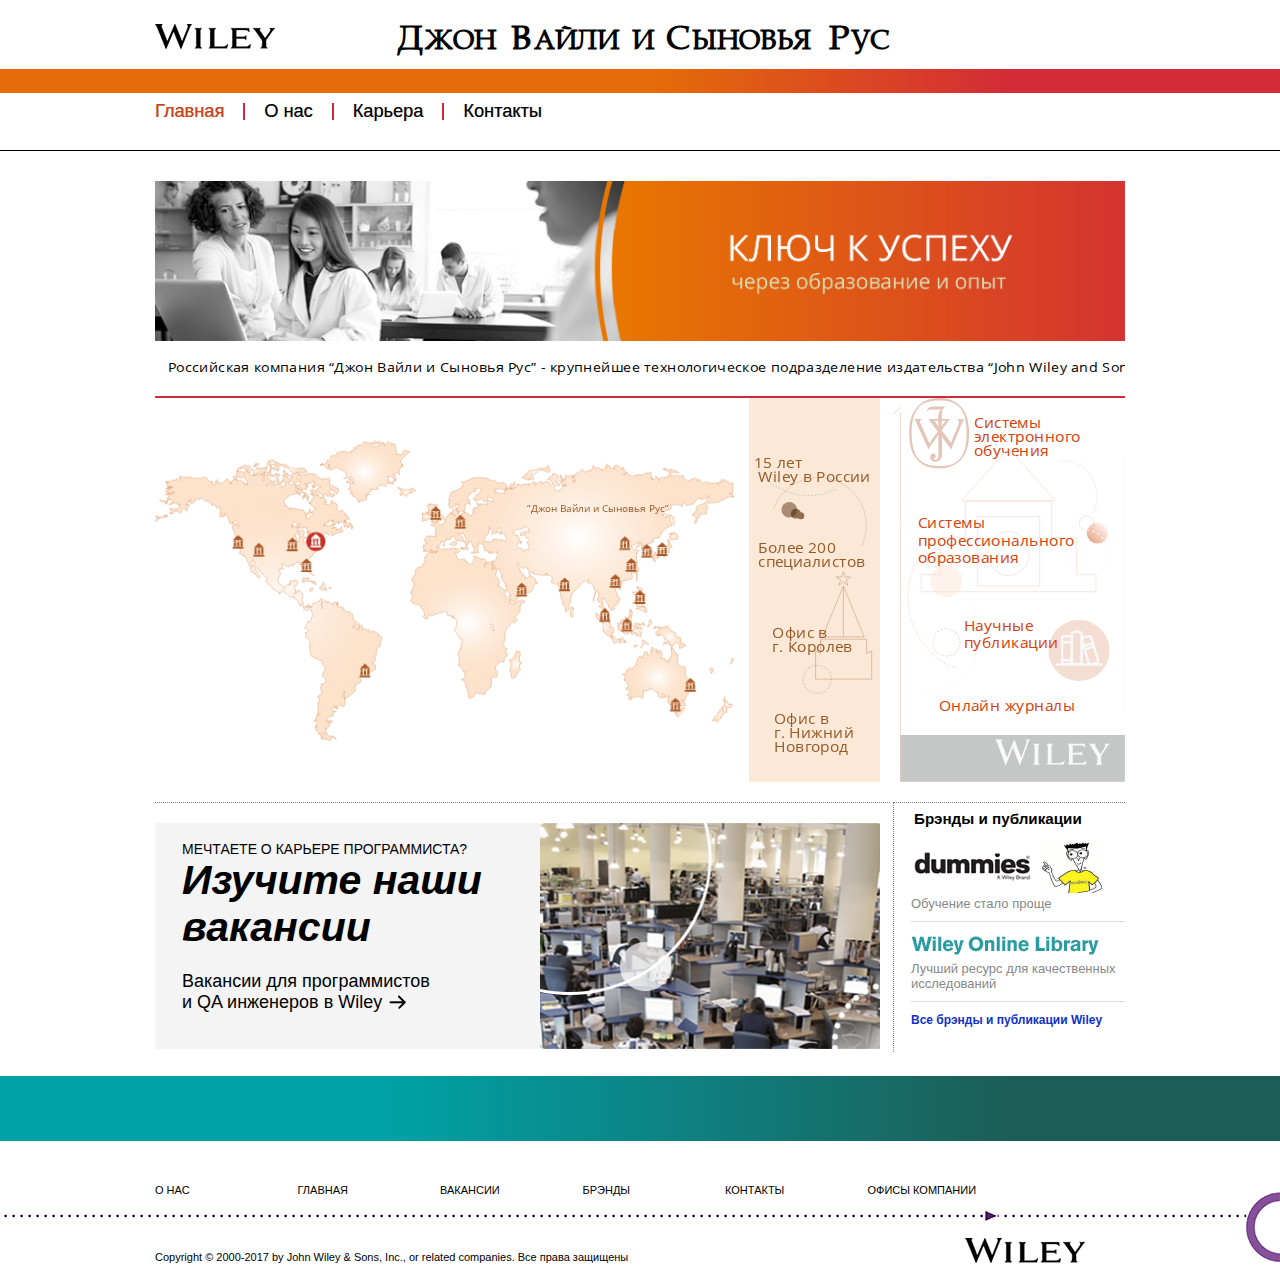
<file: index.html>
<!DOCTYPE html>
<html lang="en">
<head>
    <meta charset="UTF-8">
    <title>John Wiey and Sons Russia</title>
    <META NAME="Description" CONTENT="Wiley, Джон Вайли и Сыновья, Вайли, on-line образование, Java Developers, Publishing,online education,для чайников, for dummies, professional development,global education,global research, Wiley Plus, CPA, CMA, CFA, Wuley Online Library ">
    <META NAME="Keywords" CONTENT="Wiley,Вайли,Образование,Education,Java,Developers,Publishing,library,Research,cpa,cfa,cma">
    <META NAME="Robots" CONTENT="ALL">
    <META NAME="Revisit-After" CONTENT="1 Days">
    <META NAME="Author" CONTENT="John Wiley and Sons">

    <link rel="stylesheet" href="css/index.css">
    <link rel="shortcut icon" type="image/x-icon" href="./img/favicon.ico">
    <script src="./js/jquery-3.1.1.js"></script>
    <script src="./js/jquery.cycle.all.js"></script>
    </head>


<body  id="homepage">



    <div id="page">


        <div id="topnav">


            <div class="gradient-bar">

            </div>

              <div class="topnav-inner-wrap">

                <div id="topnav-header">
                    <div id="wordmark">
                        <a href="http://eu.wiley.com/">
                            <img src="img/wiley-wordmark.png" alt="Wiley" height="25px" width="120px">
                        </a>
                    </div>

                    <div id="rusname">

                        <object id="JohnWileyLabel"  data ="./img/John.svg"   type="image/svg+xml">

                        </object>
                    </div>


                    <ul class="topnav-languages">


                  <!--      <li class="topnav-links__lang"><a href="./index.html" class="topnav-links">Русский</a></li>  -->
                  <!--      <li class="topnav-links__lang"><a href="./index_eng.html" class="topnav-links">English</a></li> -->

                    </ul>
                </div>
                <div id="links-site">
                    <ul>
                        <li><a href="" style="color:#D5410B">Главная</a></li>
                        <li><a href="./about_wiley.html">О нас</a></li>
                        <li><a href="./Career.html">Карьера</a></li>
                        <li><a href="./Contacts.html">Контакты</a></li>

                    </ul>


                </div>
              </div>

        </div>



    <div id="slideshow-home">


        <div class="placement" style="margin-bottom:0px;">

            <style type="text/css">
            #slideshow-home {
                position: relative;
                width: 970px;
                height: 160px;
                margin: 0 auto 0px;
            }

            #slideshow-home #slideshow { position: relative; z-index: 3000; }
            #slideshow-home #slideshow ul { list-style-type: none; }
            #slideshow-home #slideshow ul li { position: absolute; margin: 0; padding: 0;  }

            #slideshow-home #slideshow #featured-slides {
                width: 970px;
                height: 160px !important;
                margin: 0;
                padding: 0;
            }
            #slideshow-home #slideshow #slide-controls {
                width: 970px;
                height: 28px;
                position: absolute;
                margin: 0;
                left: 0px;
                bottom: 0px;
                z-index: 1000;
                color: #707070;
                background-color: #dadada;
            }
            #slideshow-home #slideshow #slide-controls a, #slideshow-home #slideshow #slide-controls a:visited {
                font-size: 12px;
                font-weight: bold;
                line-height: 28px;
                text-decoration: none;
                display: block;
                float: left;
                height: 28px;
                width: 322px;
                border-right: 1px solid #ffffff;
                text-align: center;
                color: #555555;
            }
            #slideshow-home #slideshow #slide-controls .last { width: 324px; border: none; }
            #slideshow-home #slideshow #slide-controls .activeSlide { color: #ffffff !important; background-color: #e56c08; }
            #slideshow-home #slideshow #featured-slides .featured-slide {
                font-family: "Lato", sans-serif;
                height: 139px !important;
                position: relative;
                width: 970px !important;
                background: none !important;
            }

            .slide-contents {
                width: 970px;
                height: 148px !important;
                padding: 40px 0 0 0;
                position: absolute;
                top: 0px;
            }

            #slideshow-home .slide-caption a, #slideshow-home .slide-caption a:visited {
                position: absolute;
                width: 300px;
                bottom: 0;
                left: 0;
                width: 292px;
                font-size: small;
                font-weight: bold;
                text-align: center;
                text-decoration: none;
                color: #ffffff;
                padding: 10px 4px;
            }

            #slideshow-home .featured-slide h2 {
                display: inline-block;
                color: #ffffff;
                font-size: 30px;
                font-weight: bold;
                margin: 0 0 0 50px;
                padding: 0;
                text-shadow: #355472 1px 1px 3px;
            }

            #slideshow-home .featured-slide h3 {
                display: inline-block;
                float: left;
                color: #ffcc33;
                font-size: 26px;
                font-weight: normal;
                margin: 0;
                margin: 0 0 0 50px;
                /*margin: 2px 0 0 10px; revert to this if links come back*/
                padding: 0;
                text-shadow: #355472 1px 1px 3px;
            }

            #slideshow-home .featured-slide div a {
                color: #FFBB22;
                display: inline-block;
                float: left;
                font-size: 15px;
                font-weight: bold;
                margin: 15px 0 0 60px;
            }

            .selected-slide {
                width: 8px;
                height: 5px;
                background-image: url('http://media.wiley.com/assets/7078/36/selected-arrow.png');
                background-repeat: no-repeat;
                position: absolute;
                bottom: 28px;
                left: 0;
            }
            </style>


        <script type="text/javascript">
            $(document).ready( function(){
                //$('#slideshow').append('<div id="slide-controls"></div>');

                $('#featured-slides').cycle({
                    fx: 'fade',
                    speed: 1000,
                    timeout: 7000,
                    delay: 1000
                    //pager: '#slide-controls'
                });

                $('#slide-controls a:last').addClass('last');
                $('#slide-controls a:eq(0)').text('Enabling Success');
                $('#slide-controls a:eq(1)').text('Building a Better Future');
                $('#slide-controls a:eq(2)').text('Connecting People');
                $('#slideshow-home .slide-contents:eq(0)').css('background-image', 'url(http://media.wiley.com/assets/7078/33/homepage-rotating-1.png)');
                $('#slideshow-home .slide-contents:eq(1)').css('background-image', 'url(http://media.wiley.com/assets/7078/34/homepage-rotating-2.png)');
                $('#slideshow-home .slide-contents:eq(2)').css('background-image', 'url(http://media.wiley.com/assets/7078/35/homepage-rotating-3.png)');

                $('#slideshow-home .selected-slide:eq(0)').css('left', '161px');
                $('#slideshow-home .selected-slide:eq(1)').css('left', '483px');
                $('#slideshow-home .selected-slide:eq(2)').css('left', '805px');
            });

            $(window).load(function(){
                var control_adj = -($('#slide-controls').width() / 2);

                $('#slide-controls').css('margin-left', 0);
            });
        </script>

        <noscript>
            &lt;style type="text/css"&gt;
            /* #slideshow-home{display: none;} */

            #slideshow-home #slideshow #featured-slides .featured-slide {
            height: 30px !important;
            }
            #slideshow-home #slideshow #featured-slides {
            height: 160px !important;
            background-image: url('http://media.wiley.com/assets/7230/29/homepage-rotating-1-rev.png');
            }
            #slideshow-home .featured-slide h2 {
            display: block;
            margin: 0 0 0 25px;
            font-size: 18px;
            }
            #slideshow-home .featured-slide h3 {
            margin: 0 0 0 25px;
            float: none;
            font-size: 14px;
            }
            .slide-contents {
            padding: 10px 0 0;
            display: inline-block;
            height: auto;
            width: auto;
            }
            .selected-slide {
            background-image: none;
            }
            #slideshow &gt; ul li:nth-child(1) .slide-contents {
            margin-left: 100px;
            }
            #slideshow &gt; ul li:nth-child(2) .slide-contents {
            margin-left: 210px;
            }
            #slideshow &gt; ul li:nth-child(3) .slide-contents {
            margin-left: 320px;
            }
            &lt;/style&gt;
        </noscript>
    </div>


        <div class="placement" style="margin-bottom:0px;">
           <div id="slideshow">
              <ul id="featured-slides" style="position: relative;">


                <li class="featured-slide" style="position: absolute; top: 0px; left: 0px; display: none; z-index: 3; opacity: 0; width: 970px; height: 139px;">
                    <img src="img/key_to_succes_banner.png" width="970" height="160" border="0">
                </li>

                <li class="featured-slide" style="position: absolute; top: 0px; left: 0px; display: block; z-index: 4; opacity: 1; width: 970px; height: 139px;">
                    <img src="img/200years_banner.png" width="970" height="160" border="0">
                </li>

                <li class="featured-slide" style="position: absolute; top: 0px; left: 0px; display: none; z-index: 3; opacity: 0; width: 970px; height: 139px;">
                    <img src="img/15years_banner.png" width="970" height="160" border="0">
                </li>

              </ul>
           </div>


           <div class="clear"></div>

        </div>



    </div>

        <div id="toptext">
            <object id="toptextimg" data="./img/toptext.svg" type="image/svg+xml"></object>
        </div>
    <div id="content">

        <div id="central_content" style="margin-top: 0;">
            <div id="map">
                <object id="wiley_map"  data ="./img/Map.svg"   type="image/svg+xml">

                </object>
            </div>
            <div id="rightbanner" style="margin-bottom:15px;" >
                <object id="right_banner"  data ="./img/Right_banner.svg"   type="image/svg+xml">

                </object>
            </div>


        </div>
        <div id="homepage-features">
            <div class="placement" style="margin-bottom:0px;">




                <div id="homepage-news">


                </div>

            </div>
        </div>
        <div id="homepage-rightbar">


            <div class="placement" style="margin-bottom:15px;"><h3 class="homepage-heading">Брэнды и публикации</h3>

                <div id="homepage-brands">
                    <ul>
                        <li>
                            <a href="http://eu.wiley.com/WileyCDA/Brand/id-9.html"><img src="./img/dummies-logo-124x52.png" alt=""></a>
                            <div class="brand-desc">
                                <div class="brand-tagline">Обучение стало проще</div>
                            </div>
                        </li>
                        <li>
                            <a href="http://eu.wiley.com/WileyCDA/Brand/id-29.html"><img src="img/brand-wol.gif" width="190" height="26" alt="Wiley Online Library" border="0"></a>
                            <div class="brand-desc">
                                <div class="brand-tagline">Лучший ресурс для качественных исследований</div>
                            </div>
                        </li>


                        <li>
                            <a href="http://eu.wiley.com/WileyCDA/Section/id-302256.html" class="more">Все брэнды и публикации Wiley</a>
                        </li>
                    </ul>
                </div>
            </div>
        </div>

        <div class="homepage-bottom-banner">
            <div class="placement" style="margin-bottom:0px;">
                <div class="homepage-bottom-fb compact">
                    <h4>Мечтаете о карьере программиста?</h4>
                    <p>Изучите наши вакансии</p>
                    <a href="./Career.html">Вакансии для программистов <br> и QA инженеров
                        в Wiley</a>
                </div>
                <img src="img/java-source-code.png" width="340px" height="226px">
            </div>
        </div>
    </div>
    <div class="left homepage-sign-up-container">


    </div>


    <!-- START FOOTER -->
    <div id="footer" class="footer-homepage">
        <div class="footer__inner-wrap">
            <div class="footer-links footer__col1">

                <ul>
                    <li><a href="./about_wiley.html">О нас </a></li>
                    <li><a href="./index.html">Главная</a></li>
                    <li><a href="./Career.html">Вакансии</a></li>
                    <li><a href="http://eu.wiley.com/WileyCDA/Section/id-302256.html">Брэнды</a></li>
                    <li><a href="Contacts.html">Контакты</a></li>
                    <li><a href="./Offices.html">Офисы компании</a></li>
                </ul>
            </div>


            <div class="footer__copyright">
                <a href="http://eu.wiley.com/WileyCDA/Section/id-302283.html">Copyright © 2000-2017</a>
                by
                <a href="http://eu.wiley.com/">John Wiley &amp; Sons, Inc.</a>, or related companies.
                Все права защищены
            </div>

            <div class="footer__logo">

            </div>
        </div>
        <div class="footer__bg-image-side">

        </div>

    </div>

  <!-- END FOOTER -->
</div>
</body>
</html>
</file>
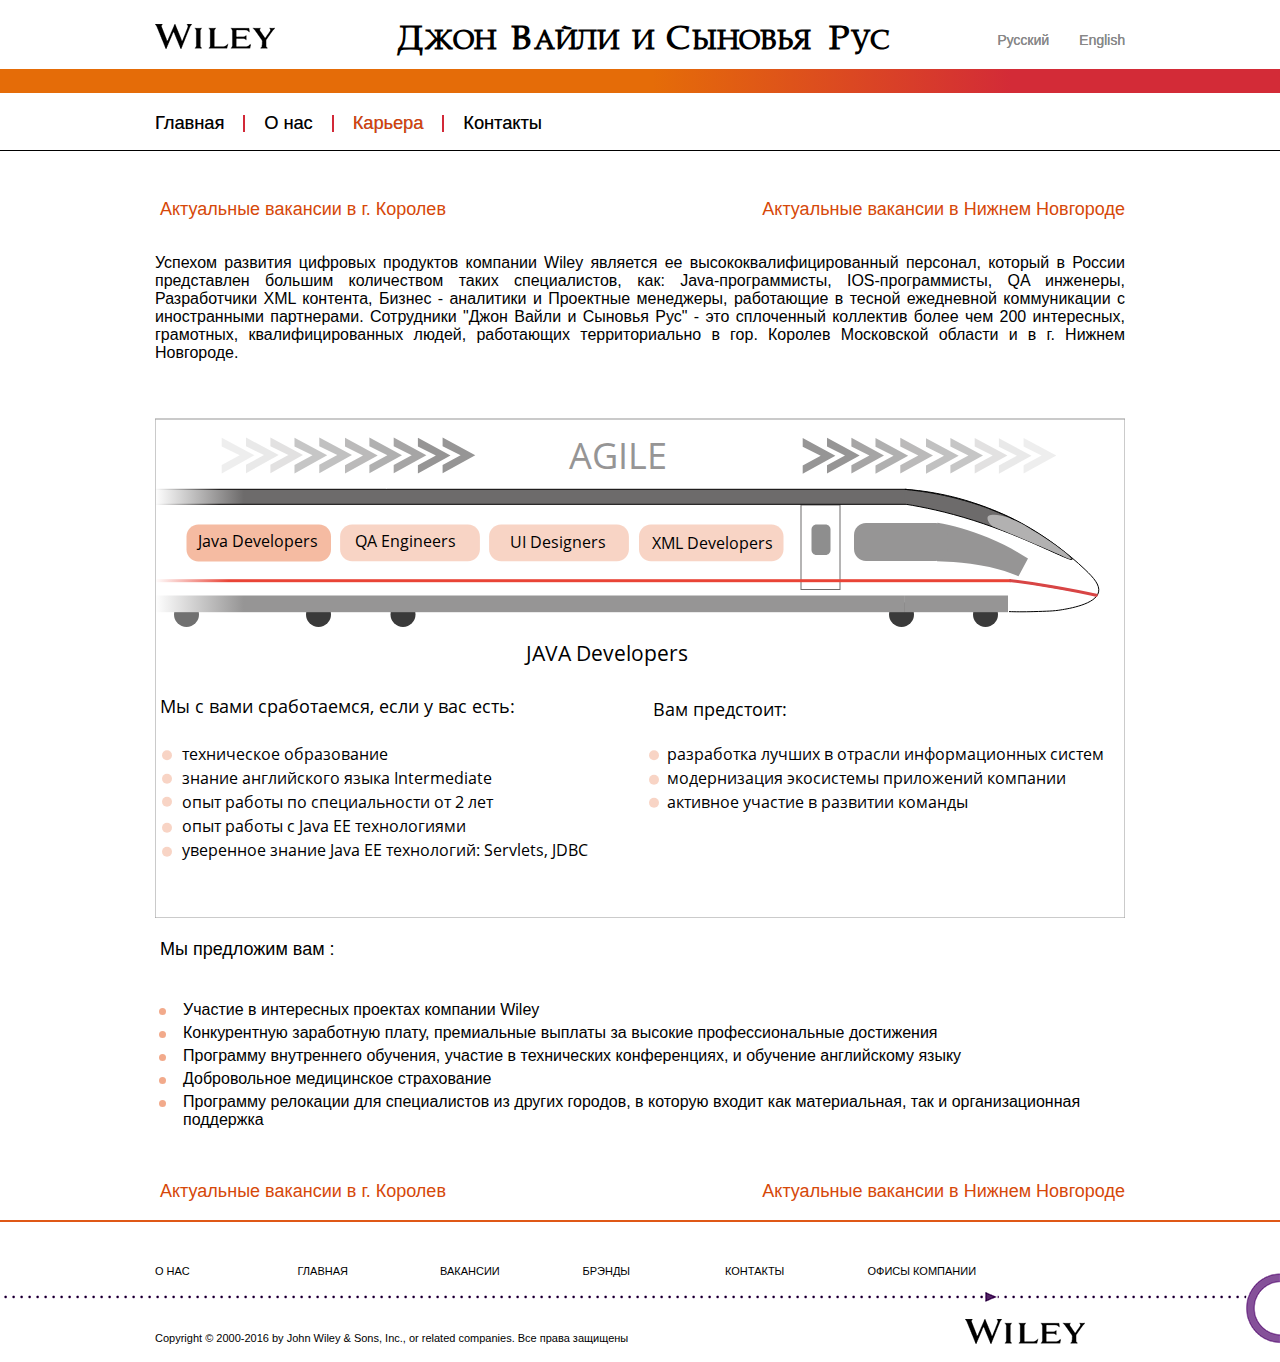
<file: Career.html>
<!DOCTYPE html>
<html lang="en">
<head>


        <link href="./css/general.css" type="text/css" rel="stylesheet">
        <link href="./css/career_svg.css" type="text/css" rel="stylesheet">
<!--        <link rel="stylesheet" type="text/css" href="./JQuery/jquery.svg.css">
        <script type="text/javascript" src="./JQuery/jquery.svg.js"></script>  -->
        <title>
            About Wiley Rus. Global Education
        </title>

    <META NAME="Description" CONTENT="Wiley, Джон Вайли и Сыновья, Вайли, on-line образование, Java Developers, Publishing,online education,для чайников, for dummies, professional development,global education,global research ">
    <META NAME="Keywords" CONTENT="Wiley,Вайли,Образование,Education,Java,Developers,Publishing,library,Research,cpa,cfa,cma">
    <META NAME="Robots" CONTENT="ALL">
    <META NAME="Revisit-After" CONTENT="1 Days">
    <META NAME="Author" CONTENT="John Wiley and Sons">

    <link rel="shortcut icon" type="image/ico" href="./img/favicon.ico">
    <script src="./js/modernizr.custom.js"></script>
    <script src="js/jquery-3.1.1.js"></script>
    <meta charset="UTF-8">

</head>
<body>

<div  id="homepage">



    <div id="page">


        <div id="topnav">


            <div class="gradient-bar">

            </div>

            <div class="topnav-inner-wrap">

                <div id="topnav-header">
                    <div id="wordmark">
                        <a href="http://eu.wiley.com/">
                            <img src="img/wiley-wordmark.png" alt="Wiley" height="25px" width="120px">
                        </a>
                    </div>

                    <div id="rusname">

                        <object id="JohnWileyLabel"  data ="./img/John.svg"   type="image/svg+xml">

                        </object>
                    </div>


                    <ul class="topnav-languages">

                        <li class="topnav-links__lang"><a href="" class="topnav-links">Русский</a></li>
                        <li class="topnav-links__lang"><a href="" class="topnav-links">English</a></li>

                    </ul>
                </div>
                <div id="links-site">
                    <ul>
                        <li><a href="./index.html">Главная</a></li>
                        <li><a href="./about_wiley.html">О нас</a></li>
                        <li><a href="./Career.html" style="color:#D5410B">Карьера</a></li>
                        <li><a href="./Contacts.html">Контакты</a></li>

                    </ul>


                </div>
            </div>

        </div>




        <div id="content_HS">
            <div style="float: left;">
                <P style="text-align: justify; font-size: 18px; margin-left: 5px;"> <a style="color: #d64809;" href="https://nn.hh.ru/search/vacancy?text=wiley&clusters=true&enable_snippets=true&area=1&from=cluster_area">  Актуальные вакансии в г. Королев</a> </P>
            </div>
            <div style="float: right;">
                <P style="text-align: justify; font-size: 18px; margin-left: 5px;"> <a style="color: #d64809;" href="https://nn.hh.ru/search/vacancy?text=wiley&clusters=true&enable_snippets=true&area=1679&from=cluster_area">  Актуальные вакансии в Нижнем Новгороде</a> </P>
            </div>

            <div id="career_text" style=" margin-left: 10px; float: right; width: 970px; height: 180px;">
                <P style="text-align: justify; font-size: 16px;"> Успехом развития цифровых продуктов компании Wiley является ее высококвалифицированный персонал, который в России представлен большим количеством таких специалистов, как: Java-программисты, IOS-программисты, QA инженеры, Разработчики XML контента, Бизнес - аналитики и Проектные менеджеры, работающие в тесной ежедневной коммуникации с иностранными партнерами. Сотрудники "Джон Вайли и Сыновья Рус" - это сплоченный коллектив более чем 200 интересных, грамотных, квалифицированных людей, работающих территориально в гор. Королев Московской области и в г. Нижнем Новгороде. </P>

            </div>

            <div id="career_svg">

                <object id="career_object"  data ="./img/career.svg"   type="image/svg+xml">

                </object>
            </div>

            <P style="text-align: justify; font-size: 18px; margin-left: 5px;"> Мы предложим вам : </P>


            <ul style="list-style-image: url(./img/bullet.svg); font-size: 16px; padding: 18px;">
                <li style="padding-left: 10px; padding-top: 5px;"> Участие в интересных проектах компании Wiley </li>
                <li style="padding-left: 10px; padding-top: 5px;"> Конкурентную заработную плату, премиальные выплаты за высокие профессиональные достижения</li>
                <li style="padding-left: 10px; padding-top: 5px;"> Программу внутреннего обучения, участие в технических конференциях,  и обучение английскому языку </li>
                <li style="padding-left: 10px; padding-top: 5px;"> Добровольное медицинское страхование </li>
                <li style="padding-left: 10px; padding-top: 5px;"> Программу релокации для специалистов из других городов, в которую входит как материальная, так и организационная поддержка </li>
            </ul>
            <div style="float: left;">
                <P style="text-align: justify; font-size: 18px; margin-left: 5px;"> <a style="color: #d64809;" href="https://nn.hh.ru/search/vacancy?text=wiley&clusters=true&enable_snippets=true&area=1&from=cluster_area">  Актуальные вакансии в г. Королев</a> </P>
            </div>
            <div style="float: right;">
                <P style="text-align: justify; font-size: 18px; margin-left: 5px;"> <a style="color: #d64809;" href="https://nn.hh.ru/search/vacancy?text=wiley&clusters=true&enable_snippets=true&area=1679&from=cluster_area">  Актуальные вакансии в Нижнем Новгороде</a> </P>
            </div>

            <div class="clear" style="clear:both";>
            </div>


        </div>


        <div class="homepage-sign-up-container_HS">


        </div>

        <div id="footer" class="footer-homepage">
            <div class="footer__inner-wrap">
                <div class="footer-links footer__col1">
                    <ul>
                        <li><a href="./about_wiley.html">О нас </a></li>
                        <li><a href="./index.html">Главная</a></li>
                        <li><a href="./Career.html">Вакансии</a></li>
                        <li><a href="http://eu.wiley.com/WileyCDA/Section/id-302256.html">Брэнды</a></li>
                        <li><a href="./Contacts.html">Контакты</a></li>
                        <li><a href="./Offices.html">Офисы компании</a></li>
                    </ul>
                </div>



                <div class="footer__copyright">
                    <a href="http://eu.wiley.com/WileyCDA/Section/id-302283.html">Copyright © 2000-2016</a>
                    by
                    <a href="http://eu.wiley.com/">John Wiley &amp; Sons, Inc.</a>, or related companies.
                    Все права защищены
                </div>

                <div class="footer__logo">

                </div>
            </div>
            <div class="footer__bg-image-side">

            </div>

        </div>


  </div>

<script>


    //  function selectEvent(selevt)
    //  {
    //      var ArrayOfEventsPoly = ["Revenue18blnPoly","JohnWileyEpoch1826Poly","FirstRecognition1961Poly","GlobalMarket1895Poly","Revenue1mln1929Poly","Revenue6mln1950Poly",
    //          "OfficeLondon1960Poly","FirstRecognition1961Poly","Revenue100mln1980Poly","JohnWileySons1876Poly","FirstBookShop1814Poly","ScienceFocus1848Poly","Blossom193256Poly",
    //          "OfficeOAE201012Poly","Foundation1807Poly","OfficesJapan1970Poly","OfficesAustral196070Poly","WileyShares1962Poly","NewBusiness1982Poly"];
    //      var varstage = document.getElementById("stage1").getSVGDocument();
    //      var varWileyEventPoly = varstage.getElementById(ArrayOfEventsPoly[1]);
    //      $(varWileyEventPoly).onmouseover.css('opacity',1);

    //  }

    function transparentstage(evt){
        if (event != undefined)
        // Получаем объект SVG
        {
            var varstage = document.getElementById("stage1").getSVGDocument();
            // Получаем эелемент (тег) в SVG файле

            var ArrayOfEvents = ["Revenue18bln", "JohnWileyEpoch1826", "FirstRecognition1961", "GlobalMarket1895", "Revenue1mln1929", "Revenue6mln1950",
                "OfficeLondon1960", "FirstRecognition1961", "Revenue100mln1980", "JohnWileySons1876", "FirstBookShop1814", "ScienceFocus1848", "Blossom193256",
                "OfficeOAE201012", "Foundation1807", "OfficesJapan1970", "OfficesAustral196070", "WileyShares1962", "NewBusiness1982"];

            for (var i = 0; i < ArrayOfEvents.length; i++) {
                var varWileyEvent = varstage.getElementById(ArrayOfEvents[i]);

                if (evt == "mouseout")
                    $(varWileyEvent).css('opacity', 1);
            }
        }
        else
        {}


    }

    function selectevent()
    {
        var x=1;
    }

</script>



</div>

</body>
</html>
</file>
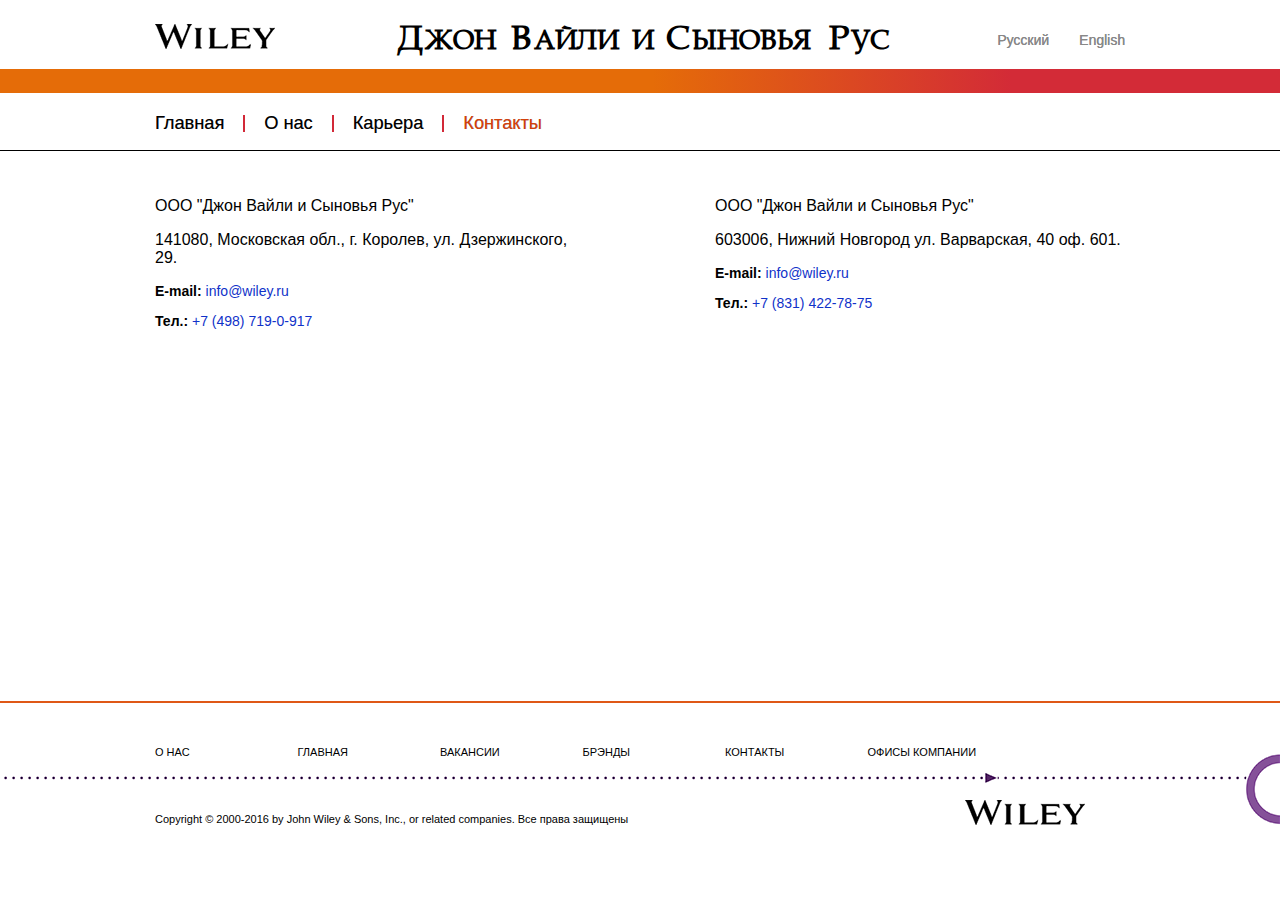
<file: Contacts.html>
<!DOCTYPE html>
<html lang="en">
<head>


        <link href="./css/general.css" type="text/css" rel="stylesheet">

<!--        <link rel="stylesheet" type="text/css" href="./JQuery/jquery.svg.css">
        <script type="text/javascript" src="./JQuery/jquery.svg.js"></script>  -->
        <title>
            About Wiley Rus. Global Education
        </title>
    <META NAME="Description" CONTENT="Wiley, Джон Вайли и Сыновья, Вайли, on-line образование, Java Developers, Publishing,online education,для чайников, for dummies, professional development,global education,global research ">
    <META NAME="Keywords" CONTENT="Wiley,Вайли,Образование,Education,Java,Developers,Publishing,library,Research,cpa,cfa,cma">
    <META NAME="Robots" CONTENT="ALL">
    <META NAME="Revisit-After" CONTENT="1 Days">
    <META NAME="Author" CONTENT="John Wiley and Sons">

    <link rel="shortcut icon" type="image/ico" href="./img/favicon.ico">
    <script src="./js/modernizr.custom.js"></script>
    <script src="js/jquery-3.1.1.js"></script>
    <meta charset="UTF-8">

</head>
<body>

<div  id="homepage">



    <div id="page">


        <div id="topnav">


            <div class="gradient-bar">

            </div>

            <div class="topnav-inner-wrap">

                <div id="topnav-header">
                    <div id="wordmark">
                        <a href="http://eu.wiley.com/">
                            <img src="img/wiley-wordmark.png" alt="Wiley" height="25px" width="120px">
                        </a>
                    </div>

                    <div id="rusname">
                        <object id="JohnWileyLabel"  data ="./img/John.svg"   type="image/svg+xml">

                        </object>
                    </div>


                    <ul class="topnav-languages">

                        <li class="topnav-links__lang"><a href="" class="topnav-links">Русский</a></li>
                        <li class="topnav-links__lang"><a href="" class="topnav-links">English</a></li>

                    </ul>
                </div>
                <div id="links-site">
                    <ul>
                        <li><a href="./index.html">Главная</a></li>
                        <li><a href="./about_wiley.html">О нас</a></li>
                        <li><a href="./Career.html">Карьера</a></li>
                        <li><a href="./Contacts.html" style="color:#D5410B">Контакты</a></li>

                    </ul>


                </div>
            </div>

        </div>




        <div id="content_cont" style="padding:0;position:relative ;width:970px; height: 520px; margin:0px auto;">


                <div id="Korolev_Contacts" style="float: left; width: 415px; height: 210px">
                    <P style="font-family: 'Open Sans', sans-serif; font-size: 16px;" >ООО "Джон Вайли и Сыновья Рус"</P>
                    <P style="font-family: 'Open Sans', sans-serif; font-size: 16px;">141080, Московская обл., г. Королев, ул. Дзержинского, 29.</P>
                    <P style="font-family: 'Open Sans', sans-serif; font-size: 14px;"><span style="font-weight: bold">E-mail:</span><a href="mailto:info@wiley.ru"> info@wiley.ru</a></P>
                    <P style="font-family: 'Open Sans', sans-serif; font-size: 14px;"> <span style="font-weight: bold"> Тел.:</span><a href="tel:+74987190917">  +7 (498) 719-0-917 </a></P>

                </div>



            <div id="NN_Contacts" style="float: right; width: 410px; height: 210px">
                <P style="font-family: 'Open Sans', sans-serif; font-size: 16px;" >ООО "Джон Вайли и Сыновья Рус"</P>
                <P style="font-family: 'Open Sans', sans-serif; font-size: 16px;">603006, Нижний Новгород ул. Варварская, 40 оф. 601.</P>
                <P style="font-family: 'Open Sans', sans-serif; font-size: 14px;"><span style="font-weight: bold">E-mail:</span><a href="mailto:info@wiley.com"> info@wiley.ru</a></P>
                <P style="font-family: 'Open Sans', sans-serif; font-size: 14px;"> <span style="font-weight: bold"> Тел.:</span><a href="tel:+78314227875">  +7 (831) 422-78-75 </a></P>

            </div>




                <div id="korolev_map" style="float: left; width: 420px; height:300px;">


                  <iframe src="https://www.google.com/maps/embed?pb=!1m18!1m12!1m3!1d2236.2115711787974!2d37.85433371610072!3d55.91103178724437!2m3!1f0!2f0!3f0!3m2!1i1024!2i768!4f13.1!3m3!1m2!1s0x46b53276a7e118a7%3A0x3bbff9af12555952!2z0J7QntCeICLQlNC20L7QvSDQktCw0LnQu9C4INC4INCh0YvQvdC-0LLRjNGPIg!5e0!3m2!1sru!2sru!4v1489752073159" width="420" height="300" frameborder="0" style="border:0"></iframe>
                </div>



                <div id="nn_map" style="float: right; width: 420px; height:300px;">

                        <iframe src="https://www.google.com/maps/embed?pb=!1m18!1m12!1m3!1d2212.5641019189648!2d44.01177071611236!3d56.32009585556265!2m3!1f0!2f0!3f0!3m2!1i1024!2i768!4f13.1!3m3!1m2!1s0x4151d4503160235f%3A0x63c6c0f81c1155da!2z0YPQuy4g0JLQsNGA0LLQsNGA0YHQutCw0Y8sIDQwLCDQndC40LbQvdC40Lkg0J3QvtCy0LPQvtGA0L7QtCwg0J3QuNC20LXQs9C-0YDQvtC00YHQutCw0Y8g0L7QsdC7LiwgNjAzMDA2!5e0!3m2!1sru!2sru!4v1489757787237" width="420" height="300" frameborder="0" style="border:0" ></iframe>
                </div>



            <div class="clear" style="clear:both";>
            </div>


        </div>



        <div class="homepage-sign-up-container_HS">


        </div>


        <!-- START FOOTER -->


        <div id="footer" class="footer-homepage">
            <div class="footer__inner-wrap">
                <div class="footer-links footer__col1">

                    <ul>
                        <li><a href="./about_wiley.html">О нас </a></li>
                        <li><a href="./index.html">Главная</a></li>
                        <li><a href="./Career.html">Вакансии</a></li>
                        <li><a href="http://eu.wiley.com/WileyCDA/Section/id-302256.html">Брэнды</a></li>
                        <li><a href="./Contacts.html">Контакты</a></li>
                        <li><a href="./Offices.html">Офисы компании</a></li>
                    </ul>
                </div>


                <div class="footer__copyright">
                    <a href="http://eu.wiley.com/WileyCDA/Section/id-302283.html">Copyright © 2000-2016</a>
                    by
                    <a href="http://eu.wiley.com/">John Wiley &amp; Sons, Inc.</a>, or related companies.
                    Все права защищены
                </div>

                <div class="footer__logo">

                </div>
            </div>
            <div class="footer__bg-image-side">

            </div>

        </div>

    </div>
  </div>






</body>
</html>
</file>
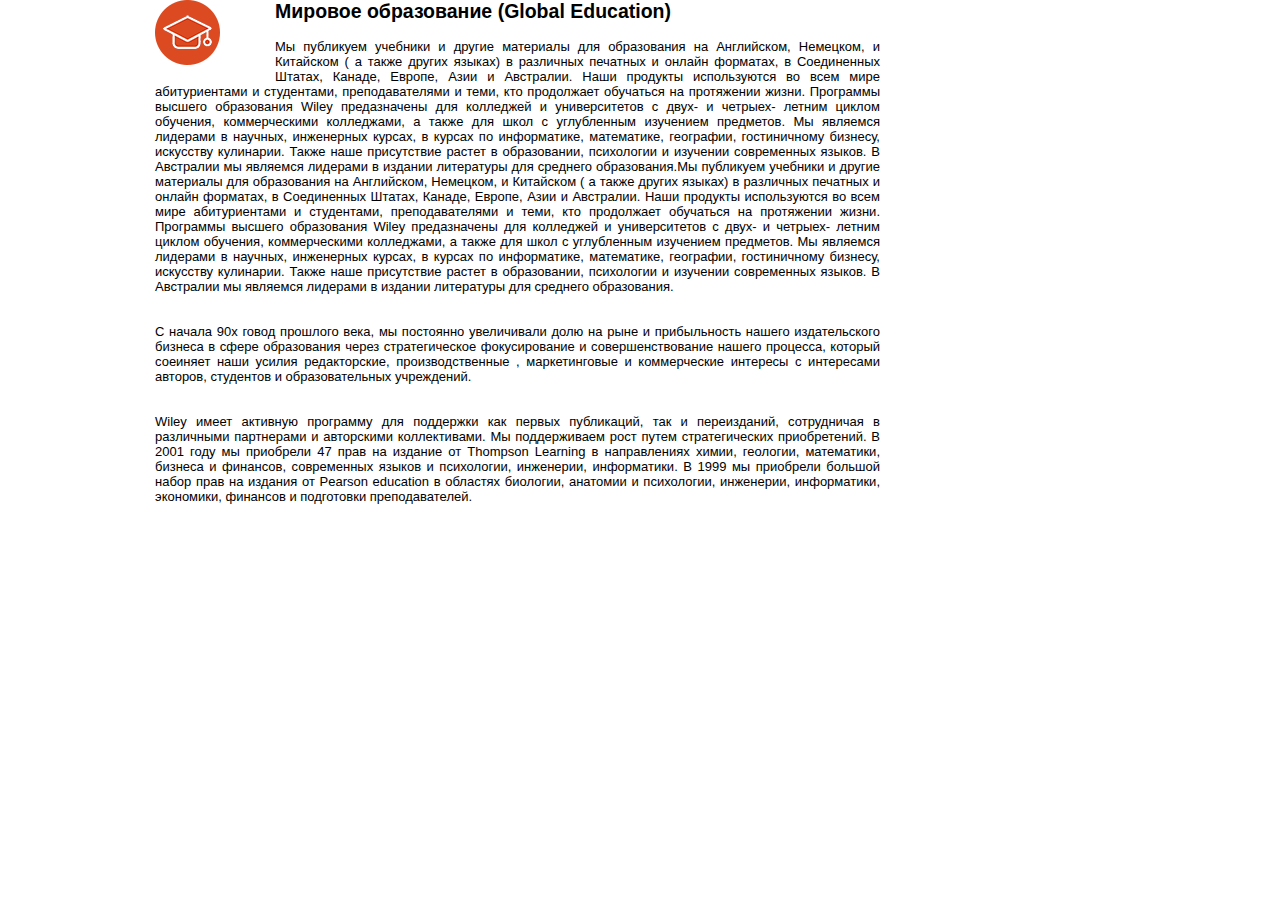
<file: GE.html>
<!DOCTYPE html>
<html lang="en">
<head>


        <link href="./css/general.css" type="text/css" rel="stylesheet">
        <link href="./css/GE.css" type="text/css" rel="stylesheet">
        <title>
            About Wiley Rus. Global Education
        </title>
    <META NAME="Description" CONTENT="Wiley, Джон Вайли и Сыновья, Вайли, on-line образование, Java Developers, Publishing,online education,для чайников, for dummies, professional development,global education,global research ">
    <META NAME="Keywords" CONTENT="Wiley,Вайли,Образование,Education,Java,Developers,Publishing,library,Research,cpa,cfa,cma">
    <META NAME="Robots" CONTENT="ALL">
    <META NAME="Revisit-After" CONTENT="1 Days">
    <META NAME="Author" CONTENT="John Wiley and Sons">

    <link rel="shortcut icon" type="image/ico" href="./img/favicon.ico">
    <meta charset="UTF-8">

</head>
<body>

<div  id="homepage">



    <div id="page">




        <div id="content_GE">

            <div id="central_content_outside_GE">
                <div id="central_content_GE">

                    <div class="about_GE_header_pict_GE">
                        <img src="img/about_education_circle.png">
                    </div>
                    <div class="about_GE_header_GE">
                        <h2 style="margin-top: 0px">Мировое образование (Global Education)</h2>
                    </div>

                    <p class="global_research_pretext">Мы публикуем учебники и другие материалы для образования на Английском, Немецком, и Китайском ( а также других языках) в различных печатных и онлайн форматах, в Соединенных Штатах, Канаде, Европе, Азии и Австралии. Наши продукты используются во всем мире абитуриентами и студентами, преподавателями и теми, кто продолжает обучаться на протяжении жизни. Программы высшего образования Wiley предазначены для колледжей и университетов с двух- и четрыех- летним циклом обучения,  коммерческими колледжами, а также для школ с углубленным изучением предметов. Мы являемся лидерами в научных, инженерных курсах, в курсах по информатике, математике, географии, гостиничному бизнесу, искусству кулинарии. Также наше присутствие растет в образовании, психологии и изучении современных языков. В Австралии мы являемся лидерами в издании литературы для среднего образования.Мы публикуем учебники и другие материалы для образования на Английском, Немецком, и Китайском ( а также других языках) в различных печатных и онлайн форматах, в Соединенных Штатах, Канаде, Европе, Азии и Австралии. Наши продукты используются во всем мире абитуриентами и студентами, преподавателями и теми, кто продолжает обучаться на протяжении жизни. Программы высшего образования Wiley предазначены для колледжей и университетов с двух- и четрыех- летним циклом обучения,  коммерческими колледжами, а также для школ с углубленным изучением предметов. Мы являемся лидерами в научных, инженерных курсах, в курсах по информатике, математике, географии, гостиничному бизнесу, искусству кулинарии. Также наше присутствие растет в образовании, психологии и изучении современных языков. В Австралии мы являемся лидерами в издании литературы для среднего образования.</p>
                    <p class="global_research_pretext">С начала 90х говод прошлого века, мы постоянно увеличивали долю на рыне и прибыльность нашего издательского бизнеса в сфере образования через стратегическое фокусирование и совершенствование нашего процесса, который соеиняет  наши усилия редакторские, производственные , маркетинговые и коммерческие интересы с интересами авторов, студентов и образовательных учреждений. </p>
                    <p class="global_research_pretext">Wiley имеет активную программу для поддержки как первых публикаций, так и переизданий, сотрудничая в различными партнерами и авторскими коллективами.  Мы поддерживаем рост путем  стратегических приобретений. В 2001 году мы приобрели 47 прав на издание от Thompson Learning  в направлениях химии, геологии, математики, бизнеса и финансов, современных языков и психологии, инженерии, информатики. В 1999 мы приобрели большой набор прав на издания от Pearson education в областях биологии, анатомии и психологии, инженерии, информатики, экономики, финансов и подготовки преподавателей. </p>

                </div>
            </div>





        </div>

        <div class="clear" style="clear:both";>
        </div>

        <div class="left homepage-sign-up-container_GR">


        </div>


      </div>
</div>
</body>
</html>
</file>
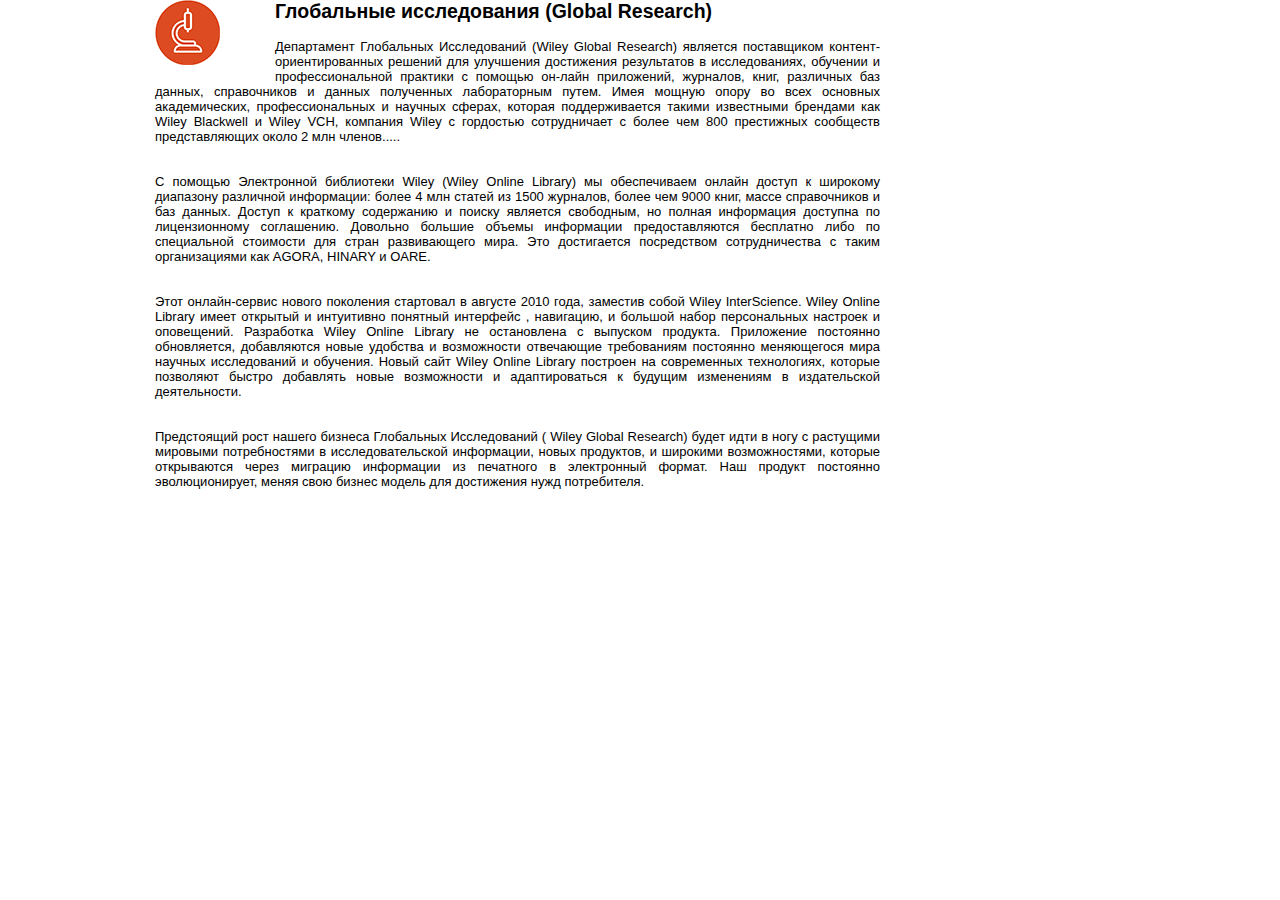
<file: GR.html>
<!DOCTYPE html>
<html lang="en">
<head>


        <link href="./css/general.css" type="text/css" rel="stylesheet">
        <link href="./css/GR.css" type="text/css" rel="stylesheet">
        <title>
            About Wiley Rus. Global Research
        </title>
    <META NAME="Description" CONTENT="Wiley, Джон Вайли и Сыновья, Вайли, on-line образование, Java Developers, Publishing,online education,для чайников, for dummies, professional development,global education,global research ">
    <META NAME="Keywords" CONTENT="Wiley,Вайли,Образование,Education,Java,Developers,Publishing,library,Research,cpa,cfa,cma">
    <META NAME="Robots" CONTENT="ALL">
    <META NAME="Revisit-After" CONTENT="1 Days">
    <META NAME="Author" CONTENT="John Wiley and Sons">

    <link rel="shortcut icon" type="image/ico" href="./img/favicon.ico">
    <meta charset="UTF-8">

</head>
<body>

<div  id="homepage">



    <div id="page">

<!--


<!--            <div id = "central_content_header">
                <h3 style="margin-top: 30px;font-size:18px;font-weight:600">Основная деятельность</h3>
            </div>
-->
        <div id="content_GR">
            <div id="central_content_outside_GR">
                <div id="central_content_GR">

                    <div class="about_GR_header_pict">
                        <img src="img/about_research_circle.png">
                    </div>
                    <div class="about_GR_header">
                        <h2 style="margin-top: 0px">Глобальные исследования (Global Research)</h2>
                    </div>

                    <p class="global_research_pretext">Департамент Глобальных Исследований (Wiley Global Research) является поставщиком контент-ориентированных решений для улучшения достижения результатов в исследованиях, обучении и профессиональной практики с помощью он-лайн приложений, журналов, книг, различных баз данных, справочников и данных полученных лабораторным путем. Имея мощную опору во всех основных академических, профессиональных и научных сферах, которая поддерживается такими известными брендами как Wiley Blackwell и Wiley VCH, компания Wiley с гордостью сотрудничает с более чем 800 престижных сообществ представляющих около 2 млн членов.....</p>
                    <p class="global_research_pretext">С помощью Электронной библиотеки Wiley (Wiley Online Library) мы обеспечиваем онлайн доступ к широкому диапазону различной информации: более 4 млн статей из 1500 журналов, более чем 9000 книг, массе справочников и баз данных. Доступ к краткому содержанию и поиску является свободным, но полная информация доступна по лицензионному соглашению. Довольно большие объемы информации предоставляются бесплатно либо по специальной стоимости для стран развивающего мира. Это достигается посредством сотрудничества с таким организациями как AGORA, HINARY и OARE.</p>
                    <p class="global_research_pretext">Этот онлайн-сервис нового поколения стартовал в августе 2010 года, заместив собой Wiley InterScience. Wiley Online Library имеет открытый и интуитивно понятный интерфейс , навигацию, и большой набор персональных настроек и оповещений. Разработка Wiley Online Library не остановлена с выпуском продукта. Приложение постоянно обновляется, добавляются новые удобства и возможности отвечающие требованиям постоянно меняющегося мира научных исследований и обучения. Новый сайт Wiley Online Library построен на современных технологиях, которые позволяют быстро добавлять новые возможности и адаптироваться к будущим изменениям в издательской деятельности. </p>
                    <p class="global_research_pretext">Предстоящий рост нашего бизнеса Глобальных Исследований ( Wiley Global Research) будет идти в ногу с растущими мировыми потребностями в исследовательской информации, новых продуктов, и широкими возможностями, которые открываются через миграцию информации из печатного в электронный формат. Наш продукт постоянно эволюционирует, меняя свою бизнес модель для достижения нужд потребителя.</p>

                </div>
            </div>

        </div>


        </div>

        <div class="clear" style="clear:both";>
        </div>





      </div>
</div>
</body>
</html>
</file>
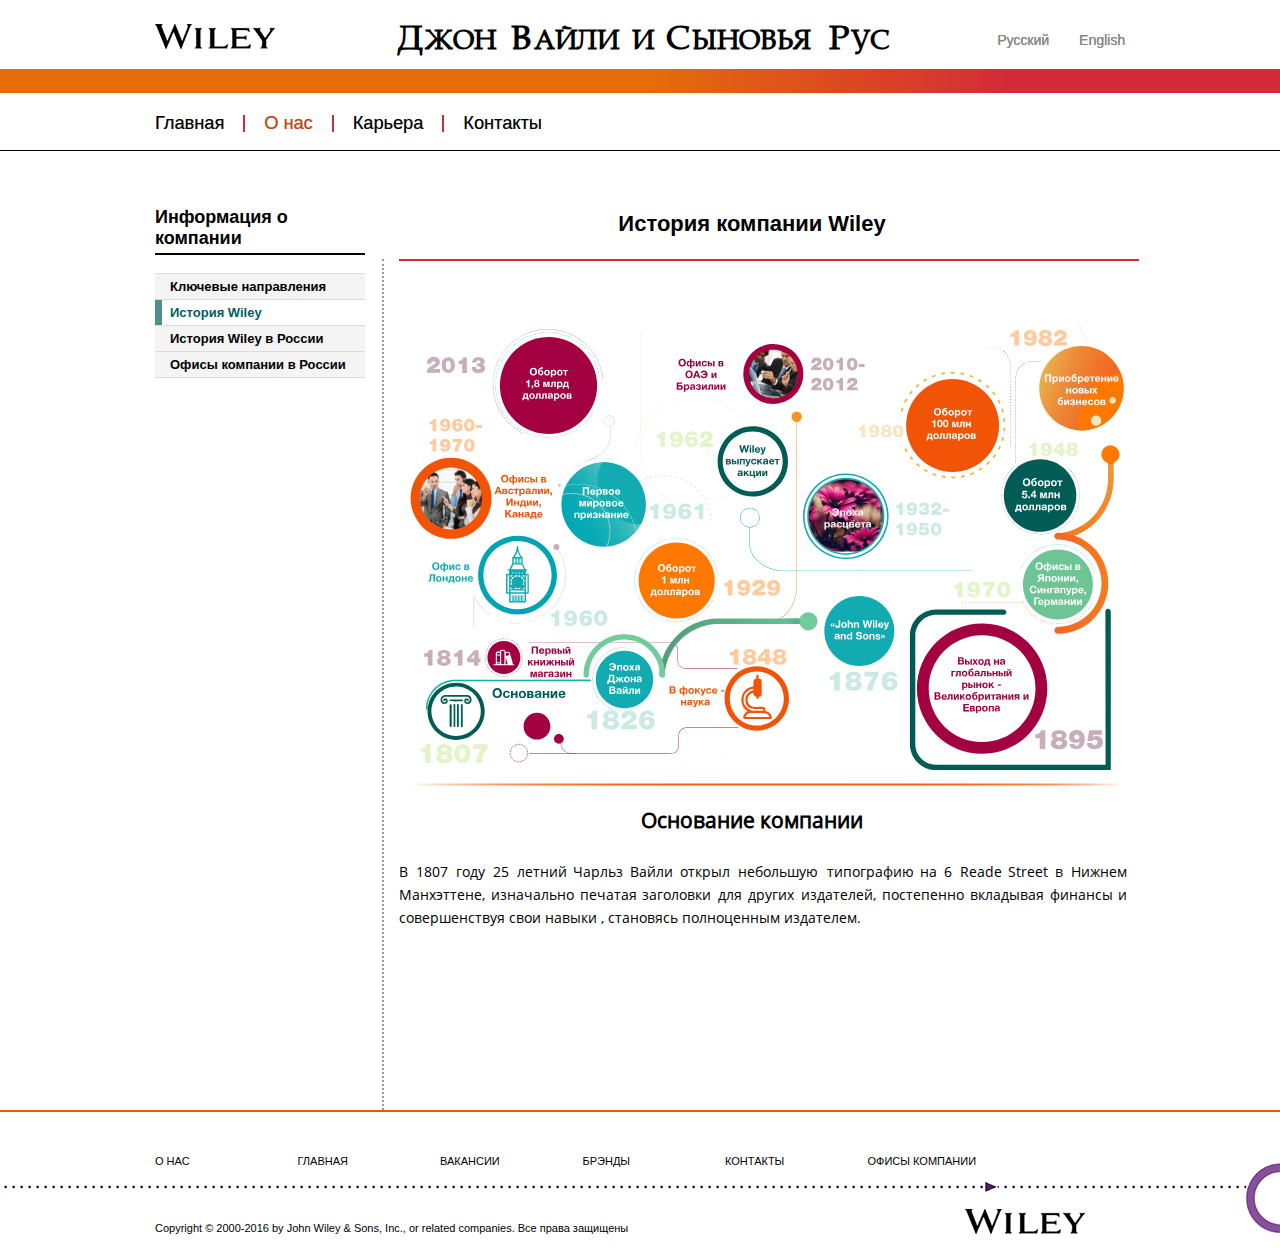
<file: History.html>
<!DOCTYPE html>
<html lang="en">
<head>

        <link href="./css/History_svg.css" rel="stylesheet" type="text/css">
        <link href="./css/general.css" type="text/css" rel="stylesheet">

<!--        <link rel="stylesheet" type="text/css" href="./JQuery/jquery.svg.css">
        <script type="text/javascript" src="./JQuery/jquery.svg.js"></script>  -->
        <title>
            About Wiley Rus. Global Education
        </title>
    <META NAME="Description" CONTENT="Wiley, Джон Вайли и Сыновья, Вайли, on-line образование, Java Developers, Publishing,online education,для чайников, for dummies, professional development,global education,global research ">
    <META NAME="Keywords" CONTENT="Wiley,Вайли,Образование,Education,Java,Developers,Publishing,library,Research,cpa,cfa,cma">
    <META NAME="Robots" CONTENT="ALL">
    <META NAME="Revisit-After" CONTENT="1 Days">
    <META NAME="Author" CONTENT="John Wiley and Sons">

    <link rel="shortcut icon" type="image/ico" href="./img/favicon.ico">
    <script src="./js/modernizr.custom.js"></script>
    <script src="js/jquery-3.1.1.js"></script>
    <meta charset="UTF-8">

</head>
<body>

<div  id="homepage">



    <div id="page">


        <div id="topnav">


            <div class="gradient-bar">

            </div>

            <div class="topnav-inner-wrap">

                <div id="topnav-header">
                    <div id="wordmark">
                        <a href="http://eu.wiley.com/">
                            <img src="img/wiley-wordmark.png" alt="Wiley" height="25px" width="120px">
                        </a>
                    </div>

                    <div id="rusname">

                        <object id="JohnWileyLabel"  data ="./img/John.svg"   type="image/svg+xml">

                        </object>
                    </div>


                    <ul class="topnav-languages">

                        <li class="topnav-links__lang"><a href="" class="topnav-links">Русский</a></li>
                        <li class="topnav-links__lang"><a href="" class="topnav-links">English</a></li>

                    </ul>
                </div>
                <div id="links-site">
                    <ul>
                        <li><a href="./main.html">Главная</a></li>
                        <li><a href="./about_wiley.html" style="color:#D5410B">О нас</a></li>
                        <li><a href="./Career.html">Карьера</a></li>
                        <li><a href="./Contacts.html">Контакты</a></li>

                    </ul>


                </div>
            </div>

        </div>




        <div id="content_HS">
            <div id="sidebar_HS">
                <div class="autonav">
                    <ul class="autonavLevel0">
                        <li class="activeParent autonavItem parent"><a href="./about_wiley.html">Информация о компании</a>
                            <ul class="autonavLevel1">
                                <li class="autonavItem"><a href="./about_wiley.html">Ключевые направления</a>

                                </li>


                                <li class="active autonavItem"><span>История Wiley</span>

                                </li>
                                <li class="autonavItem"><a href="./HistoryRus.html">История Wiley в России</a>

                                </li>
                                <li class="autonavItem"><a href="./Offices.html">Офисы компании в России</a>
                                </li>
                            </ul><!-- /autonavLevel1 -->
                        </li>
                    </ul><!-- /autonavLevel0 -->

               </div>
            </div>

            <div id = "central_content_header">
                <h3 style="margin-top: 30px;font-size:22px;font-weight:600";>История компании Wiley</h3>
            </div>

            <div id="central_content_outside_HS">

                <div id="central_content_HS">

                  <div id="stage"  onmouseout="transparentstage('mouseout');" >
 <!--                   <div id="stage" onmouseout="transparentstage('mouseout'); >  -->

                       <object id="stage1"  data ="./img/history_4.svg"   type="image/svg+xml">

                       </object>

                  </div>



                </div>

            </div>


            <div class="clear" style="clear:both";>
            </div>
        </div>

            <div class="left homepage-sign-up-container_HS">


            </div>


        <!-- START FOOTER -->


        <div id="footer" class="footer-homepage">
            <div class="footer__inner-wrap">
                <div class="footer-links footer__col1">

                    <ul>
                        <li><a href="./about_wiley.html">О нас </a></li>
                        <li><a href="./main.html">Главная</a></li>
                        <li><a href="">Вакансии</a></li>
                        <li><a href="">Брэнды</a></li>
                        <li><a href="Contacts.html">Контакты</a></li>
                        <li><a href="">Офисы компании</a></li>
                    </ul>
                </div>



                <div class="footer__copyright">
                    <a href="http://eu.wiley.com/WileyCDA/Section/id-302283.html">Copyright © 2000-2016</a>
                    by
                    <a href="http://eu.wiley.com/">John Wiley &amp; Sons, Inc.</a>, or related companies.
                    Все права защищены
                </div>

                <div class="footer__logo">

                </div>
            </div>
            <div class="footer__bg-image-side">

            </div>

        </div>

    </div>
  </div>

<script>


    //  function selectEvent(selevt)
    //  {
    //      var ArrayOfEventsPoly = ["Revenue18blnPoly","JohnWileyEpoch1826Poly","FirstRecognition1961Poly","GlobalMarket1895Poly","Revenue1mln1929Poly","Revenue6mln1950Poly",
    //          "OfficeLondon1960Poly","FirstRecognition1961Poly","Revenue100mln1980Poly","JohnWileySons1876Poly","FirstBookShop1814Poly","ScienceFocus1848Poly","Blossom193256Poly",
    //          "OfficeOAE201012Poly","Foundation1807Poly","OfficesJapan1970Poly","OfficesAustral196070Poly","WileyShares1962Poly","NewBusiness1982Poly"];
    //      var varstage = document.getElementById("stage1").getSVGDocument();
    //      var varWileyEventPoly = varstage.getElementById(ArrayOfEventsPoly[1]);
    //      $(varWileyEventPoly).onmouseover.css('opacity',1);

    //  }

    function transparentstage(evt){
        if (event != undefined)
        // Получаем объект SVG
        {
            var varstage = document.getElementById("stage1").getSVGDocument();
            // Получаем эелемент (тег) в SVG файле

            var ArrayOfEvents = ["Revenue18bln", "JohnWileyEpoch1826", "FirstRecognition1961", "GlobalMarket1895", "Revenue1mln1929", "Revenue6mln1950",
                "OfficeLondon1960", "FirstRecognition1961", "Revenue100mln1980", "JohnWileySons1876", "FirstBookShop1814", "ScienceFocus1848", "Blossom193256",
                "OfficeOAE201012", "Foundation1807", "OfficesJapan1970", "OfficesAustral196070", "WileyShares1962", "NewBusiness1982"];

            for (var i = 0; i < ArrayOfEvents.length; i++) {
                var varWileyEvent = varstage.getElementById(ArrayOfEvents[i]);

                if (evt == "mouseout")
                    $(varWileyEvent).css('opacity', 1);
            }
        }
        else
        {}


    }

    function selectevent()
    {
        var x=1;
    }

</script>





</body>
</html>
</file>
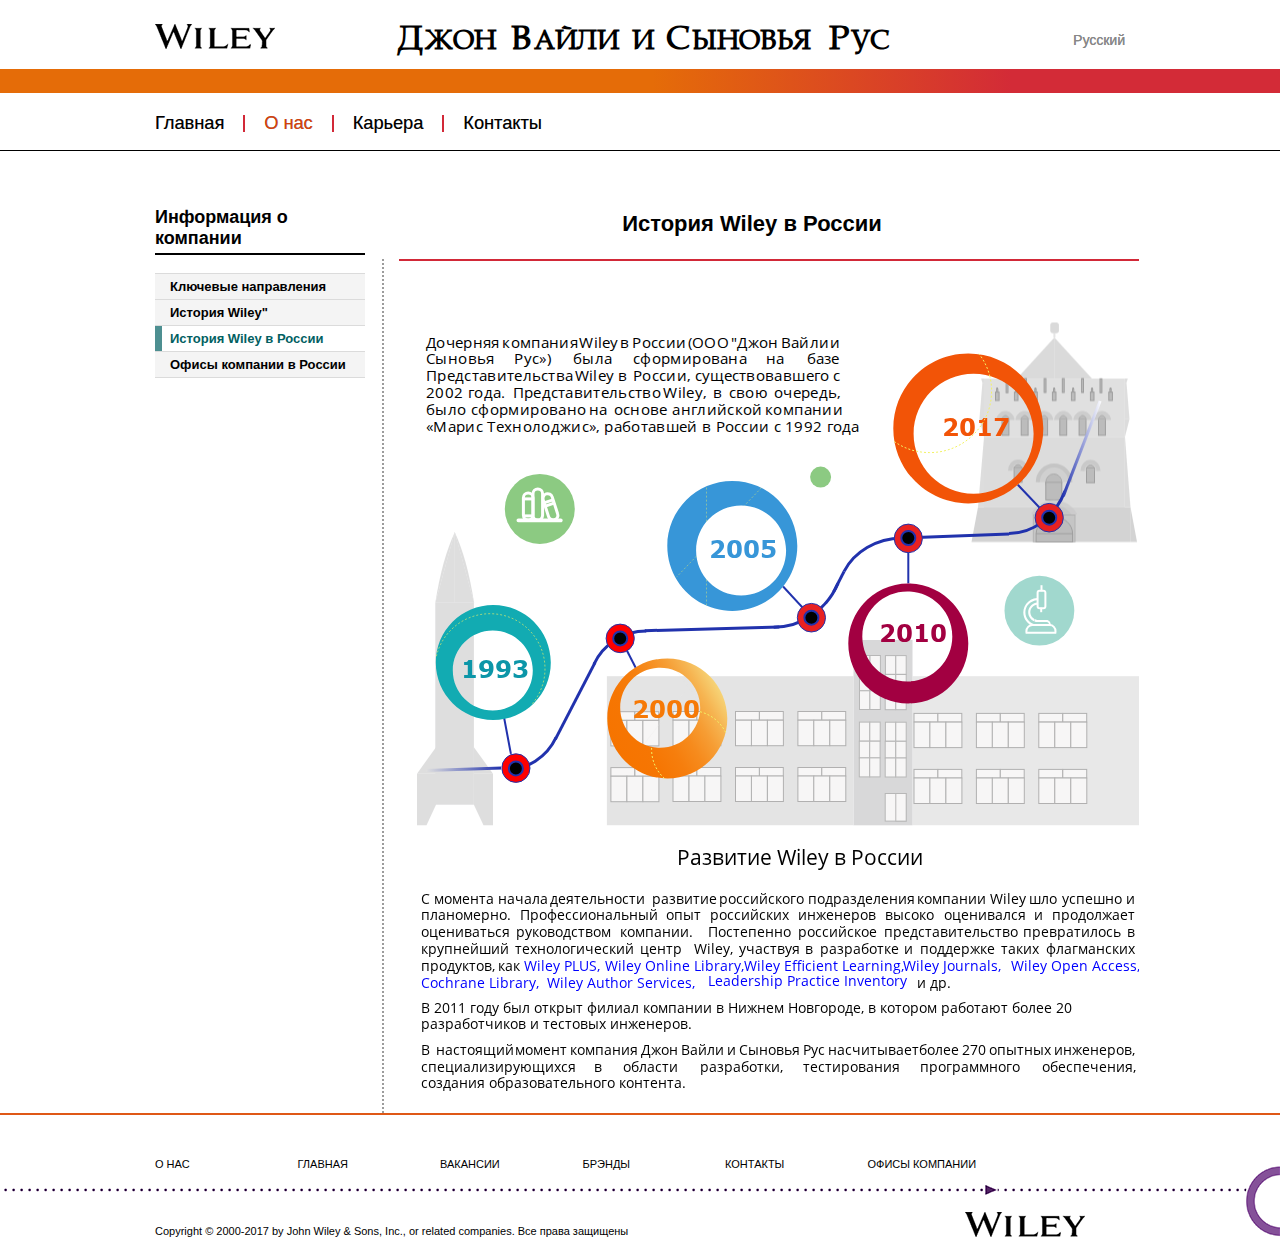
<file: HistoryRus.html>
<!DOCTYPE html>
<html lang="en">
<head>


        <link href="./css/general.css" type="text/css" rel="stylesheet">
        <link href="./css/History_Rus_svg.css" type="text/css" rel="stylesheet">
<!--        <link rel="stylesheet" type="text/css" href="./JQuery/jquery.svg.css">
        <script type="text/javascript" src="./JQuery/jquery.svg.js"></script>  -->
        <title>
            About Wiley Rus. Global Education
        </title>
    <META NAME="Description" CONTENT="Wiley, Джон Вайли и Сыновья, Вайли, on-line образование, Java Developers, Publishing,online education,для чайников, for dummies, professional development,global education,global research ">
    <META NAME="Keywords" CONTENT="Wiley,Вайли,Образование,Education,Java,Developers,Publishing,library,Research,cpa,cfa,cma">
    <META NAME="Robots" CONTENT="ALL">
    <META NAME="Revisit-After" CONTENT="1 Days">
    <META NAME="Author" CONTENT="John Wiley and Sons">

    <link rel="shortcut icon" type="image/ico" href="./img/favicon.ico">
    <script src="./js/modernizr.custom.js"></script>
    <script src="js/jquery-3.1.1.js"></script>
    <meta charset="UTF-8">

</head>
<body>

<div  id="homepage">



    <div id="page">


        <div id="topnav">


            <div class="gradient-bar">

            </div>

            <div class="topnav-inner-wrap">

                <div id="topnav-header">
                    <div id="wordmark">
                        <a href="http://eu.wiley.com/">
                            <img src="img/wiley-wordmark.png" alt="Wiley" height="25px" width="120px">
                        </a>
                    </div>

                    <div id="rusname">

                        <object id="JohnWileyLabel"  data ="./img/John.svg"   type="image/svg+xml">

                        </object>
                    </div>


                    <ul class="topnav-languages">

                        <li class="topnav-links__lang"><a href="" class="topnav-links">Русский</a></li>
                    <!--    <li class="topnav-links__lang"><a href="" class="topnav-links">English</a></li> -->

                    </ul>
                </div>
                <div id="links-site">
                    <ul>
                        <li><a href="./index.html">Главная</a></li>
                        <li><a href="./about_wiley.html" style="color:#D5410B">О нас</a></li>
                        <li><a href="./Career.html">Карьера</a></li>
                        <li><a href="./Contacts.html">Контакты</a></li>

                    </ul>


                </div>
            </div>

        </div>




        <div id="content_HS">
            <div id="sidebar_HS">
                <div class="autonav">
                    <ul class="autonavLevel0">
                        <li class="activeParent autonavItem parent"><a href="./about_wiley.html">Информация о компании</a>
                            <ul class="autonavLevel1">
                                <li class="autonavItem"><a href="./about_wiley.html">Ключевые направления</a>

                                </li>


                                <li class=" autonavItem"><a href="./History.html">История Wiley"</a>

                                </li>
                                <li class="active autonavItem"><span>История Wiley в России</span>

                                </li>
                                <li class="autonavItem"><a href="./Offices.html">Офисы компании в России</a>
                                </li>

                            </ul><!-- /autonavLevel1 -->
                        </li>
                    </ul><!-- /autonavLevel0 -->

               </div>
            </div>

            <div id = "central_content_header">
                <h3 style="margin-top: 30px;font-size:22px;font-weight:600";>История Wiley в России</h3>
            </div>

            <div id="central_content_outside_HS">

                <div id="central_content_HS">


                       <object id="history_rus"  data ="./img/history_rus.svg"   type="image/svg+xml">

                       </object>

                  </div>



                </div>

            </div>


        <div class="clear" style="clear:both";>
        </div>

        <div class="left homepage-sign-up-container_HS">


        </div>


        <!-- START FOOTER -->


        <div id="footer" class="footer-homepage">
            <div class="footer__inner-wrap">
                <div class="footer-links footer__col1">

                    <ul>
                        <li><a href="./about_wiley.html">О нас </a></li>
                        <li><a href="./index.html">Главная</a></li>
                        <li><a href="">Вакансии</a></li>
                        <li><a href="http://eu.wiley.com/WileyCDA/Section/id-302256.html">Брэнды</a></li>
                        <li><a href="Contacts.html">Контакты</a></li>
                        <li><a href="./Offices.html">Офисы компании</a></li>
                    </ul>
                </div>


                <div class="footer__copyright">
                    <a href="http://eu.wiley.com/WileyCDA/Section/id-302283.html">Copyright © 2000-2017</a>
                    by
                    <a href="http://eu.wiley.com/">John Wiley &amp; Sons, Inc.</a>, or related companies.
                    Все права защищены
                </div>

                <div class="footer__logo">

                </div>
            </div>
            <div class="footer__bg-image-side">

            </div>

        </div>
        </div>
    </div>
  </div>

<script>


    //  function selectEvent(selevt)
    //  {
    //      var ArrayOfEventsPoly = ["Revenue18blnPoly","JohnWileyEpoch1826Poly","FirstRecognition1961Poly","GlobalMarket1895Poly","Revenue1mln1929Poly","Revenue6mln1950Poly",
    //          "OfficeLondon1960Poly","FirstRecognition1961Poly","Revenue100mln1980Poly","JohnWileySons1876Poly","FirstBookShop1814Poly","ScienceFocus1848Poly","Blossom193256Poly",
    //          "OfficeOAE201012Poly","Foundation1807Poly","OfficesJapan1970Poly","OfficesAustral196070Poly","WileyShares1962Poly","NewBusiness1982Poly"];
    //      var varstage = document.getElementById("stage1").getSVGDocument();
    //      var varWileyEventPoly = varstage.getElementById(ArrayOfEventsPoly[1]);
    //      $(varWileyEventPoly).onmouseover.css('opacity',1);

    //  }

    function transparentstage(evt){
        if (event != undefined)
        // Получаем объект SVG
        {
            var varstage = document.getElementById("stage1").getSVGDocument();
            // Получаем эелемент (тег) в SVG файле

            var ArrayOfEvents = ["Revenue18bln", "JohnWileyEpoch1826", "FirstRecognition1961", "GlobalMarket1895", "Revenue1mln1929", "Revenue6mln1950",
                "OfficeLondon1960", "FirstRecognition1961", "Revenue100mln1980", "JohnWileySons1876", "FirstBookShop1814", "ScienceFocus1848", "Blossom193256",
                "OfficeOAE201012", "Foundation1807", "OfficesJapan1970", "OfficesAustral196070", "WileyShares1962", "NewBusiness1982"];

            for (var i = 0; i < ArrayOfEvents.length; i++) {
                var varWileyEvent = varstage.getElementById(ArrayOfEvents[i]);

                if (evt == "mouseout")
                    $(varWileyEvent).css('opacity', 1);
            }
        }
        else
        {}


    }

    function selectevent()
    {
        var x=1;
    }

</script>





</body>
</html>
</file>
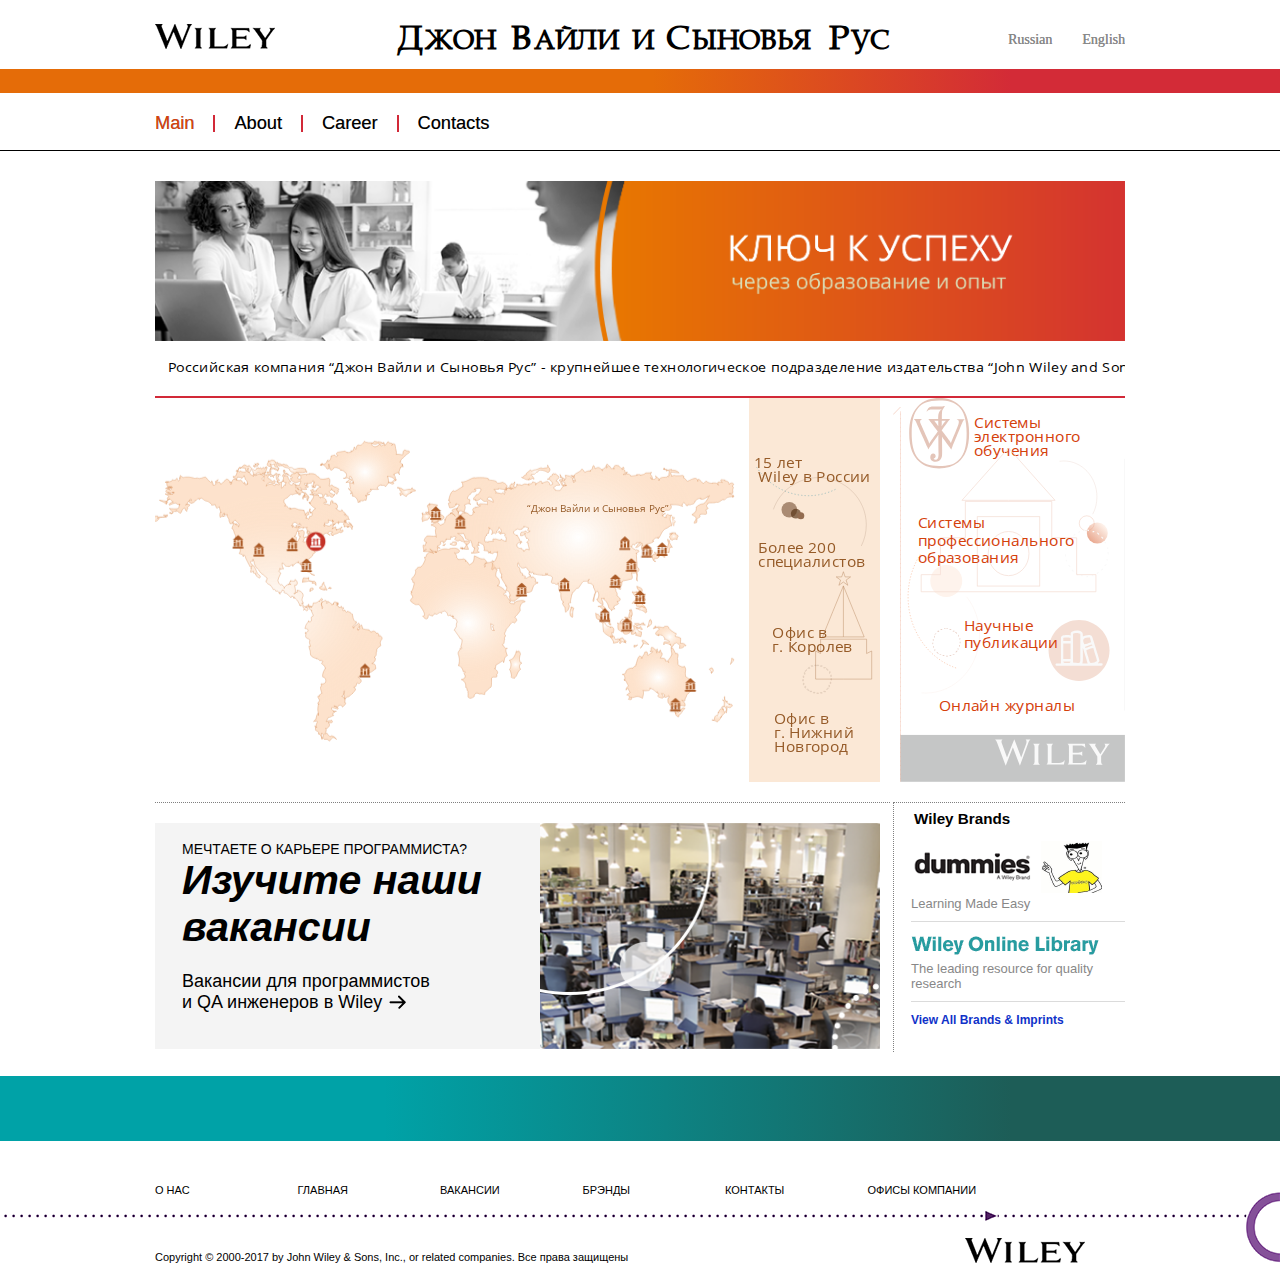
<file: index_eng.html>
<!DOCTYPE html>
<html lang="en">
<head>
    <meta charset="UTF-8">
    <title>John Wiey and Sons Russia</title>
    <META NAME="Description" CONTENT="Wiley, Джон Вайли и Сыновья, Вайли, on-line образование, Java Developers, Publishing,online education,для чайников, for dummies, professional development,global education,global research, Wiley Plus, CPA, CMA, CFA, Wuley Online Library ">
    <META NAME="Keywords" CONTENT="Wiley,Вайли,Образование,Education,Java,Developers,Publishing,library,Research,cpa,cfa,cma">
    <META NAME="Robots" CONTENT="ALL">
    <META NAME="Revisit-After" CONTENT="1 Days">
    <META NAME="Author" CONTENT="John Wiley and Sons">

    <link rel="stylesheet" href="css/index.css">
    <link rel="shortcut icon" type="image/x-icon" href="./img/favicon.ico">
    <script src="./js/jquery-3.1.1.js"></script>
    <script src="./js/jquery.cycle.all.js"></script>
    </head>


<body  id="homepage">



    <div id="page">


        <div id="topnav">


            <div class="gradient-bar">

            </div>

              <div class="topnav-inner-wrap">

                <div id="topnav-header">
                    <div id="wordmark">
                        <a href="http://eu.wiley.com/">
                            <img src="img/wiley-wordmark.png" alt="Wiley" height="25px" width="120px">
                        </a>
                    </div>

                    <div id="rusname">

                        <object id="JohnWileyLabel"  data ="./img/John.svg"   type="image/svg+xml">

                        </object>
                    </div>


                    <ul class="topnav-languages">


                        <li class="topnav-links__lang"><a href="./index.html" class="topnav-links">Russian</a></li>
                        <li class="topnav-links__lang"><a href="./index_eng.html" class="topnav-links">English</a></li>

                    </ul>
                </div>
                <div id="links-site">
                    <ul>
                        <li><a href="" style="color:#D5410B">Main</a></li>
                        <li><a href="./about_wiley.html">About</a></li>
                        <li><a href="./Career.html">Career</a></li>
                        <li><a href="./Contacts.html">Contacts</a></li>

                    </ul>


                </div>
              </div>

        </div>



    <div id="slideshow-home">


        <div class="placement" style="margin-bottom:0px;">

            <style type="text/css">
            #slideshow-home {
                position: relative;
                width: 970px;
                height: 160px;
                margin: 0 auto 0px;
            }

            #slideshow-home #slideshow { position: relative; z-index: 3000; }
            #slideshow-home #slideshow ul { list-style-type: none; }
            #slideshow-home #slideshow ul li { position: absolute; margin: 0; padding: 0;  }

            #slideshow-home #slideshow #featured-slides {
                width: 970px;
                height: 160px !important;
                margin: 0;
                padding: 0;
            }
            #slideshow-home #slideshow #slide-controls {
                width: 970px;
                height: 28px;
                position: absolute;
                margin: 0;
                left: 0px;
                bottom: 0px;
                z-index: 1000;
                color: #707070;
                background-color: #dadada;
            }
            #slideshow-home #slideshow #slide-controls a, #slideshow-home #slideshow #slide-controls a:visited {
                font-size: 12px;
                font-weight: bold;
                line-height: 28px;
                text-decoration: none;
                display: block;
                float: left;
                height: 28px;
                width: 322px;
                border-right: 1px solid #ffffff;
                text-align: center;
                color: #555555;
            }
            #slideshow-home #slideshow #slide-controls .last { width: 324px; border: none; }
            #slideshow-home #slideshow #slide-controls .activeSlide { color: #ffffff !important; background-color: #e56c08; }
            #slideshow-home #slideshow #featured-slides .featured-slide {
                font-family: "Lato", sans-serif;
                height: 139px !important;
                position: relative;
                width: 970px !important;
                background: none !important;
            }

            .slide-contents {
                width: 970px;
                height: 148px !important;
                padding: 40px 0 0 0;
                position: absolute;
                top: 0px;
            }

            #slideshow-home .slide-caption a, #slideshow-home .slide-caption a:visited {
                position: absolute;
                width: 300px;
                bottom: 0;
                left: 0;
                width: 292px;
                font-size: small;
                font-weight: bold;
                text-align: center;
                text-decoration: none;
                color: #ffffff;
                padding: 10px 4px;
            }

            #slideshow-home .featured-slide h2 {
                display: inline-block;
                color: #ffffff;
                font-size: 30px;
                font-weight: bold;
                margin: 0 0 0 50px;
                padding: 0;
                text-shadow: #355472 1px 1px 3px;
            }

            #slideshow-home .featured-slide h3 {
                display: inline-block;
                float: left;
                color: #ffcc33;
                font-size: 26px;
                font-weight: normal;
                margin: 0;
                margin: 0 0 0 50px;
                /*margin: 2px 0 0 10px; revert to this if links come back*/
                padding: 0;
                text-shadow: #355472 1px 1px 3px;
            }

            #slideshow-home .featured-slide div a {
                color: #FFBB22;
                display: inline-block;
                float: left;
                font-size: 15px;
                font-weight: bold;
                margin: 15px 0 0 60px;
            }

            .selected-slide {
                width: 8px;
                height: 5px;
                background-image: url('http://media.wiley.com/assets/7078/36/selected-arrow.png');
                background-repeat: no-repeat;
                position: absolute;
                bottom: 28px;
                left: 0;
            }
            </style>


        <script type="text/javascript">
            $(document).ready( function(){
                //$('#slideshow').append('<div id="slide-controls"></div>');

                $('#featured-slides').cycle({
                    fx: 'fade',
                    speed: 1000,
                    timeout: 7000,
                    delay: 1000
                    //pager: '#slide-controls'
                });

                $('#slide-controls a:last').addClass('last');
                $('#slide-controls a:eq(0)').text('Enabling Success');
                $('#slide-controls a:eq(1)').text('Building a Better Future');
                $('#slide-controls a:eq(2)').text('Connecting People');
                $('#slideshow-home .slide-contents:eq(0)').css('background-image', 'url(http://media.wiley.com/assets/7078/33/homepage-rotating-1.png)');
                $('#slideshow-home .slide-contents:eq(1)').css('background-image', 'url(http://media.wiley.com/assets/7078/34/homepage-rotating-2.png)');
                $('#slideshow-home .slide-contents:eq(2)').css('background-image', 'url(http://media.wiley.com/assets/7078/35/homepage-rotating-3.png)');

                $('#slideshow-home .selected-slide:eq(0)').css('left', '161px');
                $('#slideshow-home .selected-slide:eq(1)').css('left', '483px');
                $('#slideshow-home .selected-slide:eq(2)').css('left', '805px');
            });

            $(window).load(function(){
                var control_adj = -($('#slide-controls').width() / 2);

                $('#slide-controls').css('margin-left', 0);
            });
        </script>

        <noscript>
            &lt;style type="text/css"&gt;
            /* #slideshow-home{display: none;} */

            #slideshow-home #slideshow #featured-slides .featured-slide {
            height: 30px !important;
            }
            #slideshow-home #slideshow #featured-slides {
            height: 160px !important;
            background-image: url('http://media.wiley.com/assets/7230/29/homepage-rotating-1-rev.png');
            }
            #slideshow-home .featured-slide h2 {
            display: block;
            margin: 0 0 0 25px;
            font-size: 18px;
            }
            #slideshow-home .featured-slide h3 {
            margin: 0 0 0 25px;
            float: none;
            font-size: 14px;
            }
            .slide-contents {
            padding: 10px 0 0;
            display: inline-block;
            height: auto;
            width: auto;
            }
            .selected-slide {
            background-image: none;
            }
            #slideshow &gt; ul li:nth-child(1) .slide-contents {
            margin-left: 100px;
            }
            #slideshow &gt; ul li:nth-child(2) .slide-contents {
            margin-left: 210px;
            }
            #slideshow &gt; ul li:nth-child(3) .slide-contents {
            margin-left: 320px;
            }
            &lt;/style&gt;
        </noscript>
    </div>


        <div class="placement" style="margin-bottom:0px;">
           <div id="slideshow">
              <ul id="featured-slides" style="position: relative;">


                <li class="featured-slide" style="position: absolute; top: 0px; left: 0px; display: none; z-index: 3; opacity: 0; width: 970px; height: 139px;">
                    <img src="img/key_to_succes_banner.png" width="970" height="160" border="0">
                </li>

                <li class="featured-slide" style="position: absolute; top: 0px; left: 0px; display: block; z-index: 4; opacity: 1; width: 970px; height: 139px;">
                    <img src="img/200years_banner.png" width="970" height="160" border="0">
                </li>

                <li class="featured-slide" style="position: absolute; top: 0px; left: 0px; display: none; z-index: 3; opacity: 0; width: 970px; height: 139px;">
                    <img src="img/15years_banner.png" width="970" height="160" border="0">
                </li>

              </ul>
           </div>


           <div class="clear"></div>

        </div>



    </div>

        <div id="toptext">
            <object id="toptextimg" data="./img/toptext.svg" type="image/svg+xml"></object>
        </div>
    <div id="content">

        <div id="central_content" style="margin-top: 0;">
            <div id="map">
                <object id="wiley_map"  data ="./img/Map.svg"   type="image/svg+xml">

                </object>
            </div>
            <div id="rightbanner" style="margin-bottom:15px;" >
                <object id="right_banner"  data ="./img/Right_banner.svg"   type="image/svg+xml">

                </object>
            </div>


        </div>
        <div id="homepage-features">
            <div class="placement" style="margin-bottom:0px;">




                <div id="homepage-news">


                </div>

            </div>
        </div>
        <div id="homepage-rightbar">


            <div class="placement" style="margin-bottom:15px;"><h3 class="homepage-heading">Wiley Brands</h3>

                <div id="homepage-brands">
                    <ul>
                        <li>
                            <a href="http://eu.wiley.com/WileyCDA/Brand/id-9.html"><img src="./img/dummies-logo-124x52.png" alt=""></a>
                            <div class="brand-desc">
                                <div class="brand-tagline">Learning Made Easy</div>
                            </div>
                        </li>
                        <li>
                            <a href="http://eu.wiley.com/WileyCDA/Brand/id-29.html"><img src="img/brand-wol.gif" width="190" height="26" alt="Wiley Online Library" border="0"></a>
                            <div class="brand-desc">
                                <div class="brand-tagline">The leading resource for quality research</div>
                            </div>
                        </li>


                        <li>
                            <a href="http://eu.wiley.com/WileyCDA/Section/id-302256.html" class="more">View All Brands & Imprints</a>
                        </li>
                    </ul>
                </div>
            </div>
        </div>

        <div class="homepage-bottom-banner">
            <div class="placement" style="margin-bottom:0px;">
                <div class="homepage-bottom-fb compact">
                    <h4>Мечтаете о карьере программиста?</h4>
                    <p>Изучите наши вакансии</p>
                    <a href="./Career.html">Вакансии для программистов <br> и QA инженеров
                        в Wiley</a>
                </div>
                <img src="img/java-source-code.png" width="340px" height="226px">
            </div>
        </div>
    </div>
    <div class="left homepage-sign-up-container">


    </div>


    <!-- START FOOTER -->
    <div id="footer" class="footer-homepage">
        <div class="footer__inner-wrap">
            <div class="footer-links footer__col1">

                <ul>
                    <li><a href="./about_wiley.html">О нас </a></li>
                    <li><a href="./index.html">Главная</a></li>
                    <li><a href="./Career.html">Вакансии</a></li>
                    <li><a href="http://eu.wiley.com/WileyCDA/Section/id-302256.html">Брэнды</a></li>
                    <li><a href="Contacts.html">Контакты</a></li>
                    <li><a href="./Offices.html">Офисы компании</a></li>
                </ul>
            </div>


            <div class="footer__copyright">
                <a href="http://eu.wiley.com/WileyCDA/Section/id-302283.html">Copyright © 2000-2017</a>
                by
                <a href="http://eu.wiley.com/">John Wiley &amp; Sons, Inc.</a>, or related companies.
                Все права защищены
            </div>

            <div class="footer__logo">

            </div>
        </div>
        <div class="footer__bg-image-side">

        </div>

    </div>

  <!-- END FOOTER -->
</div>
</body>
</html>
</file>
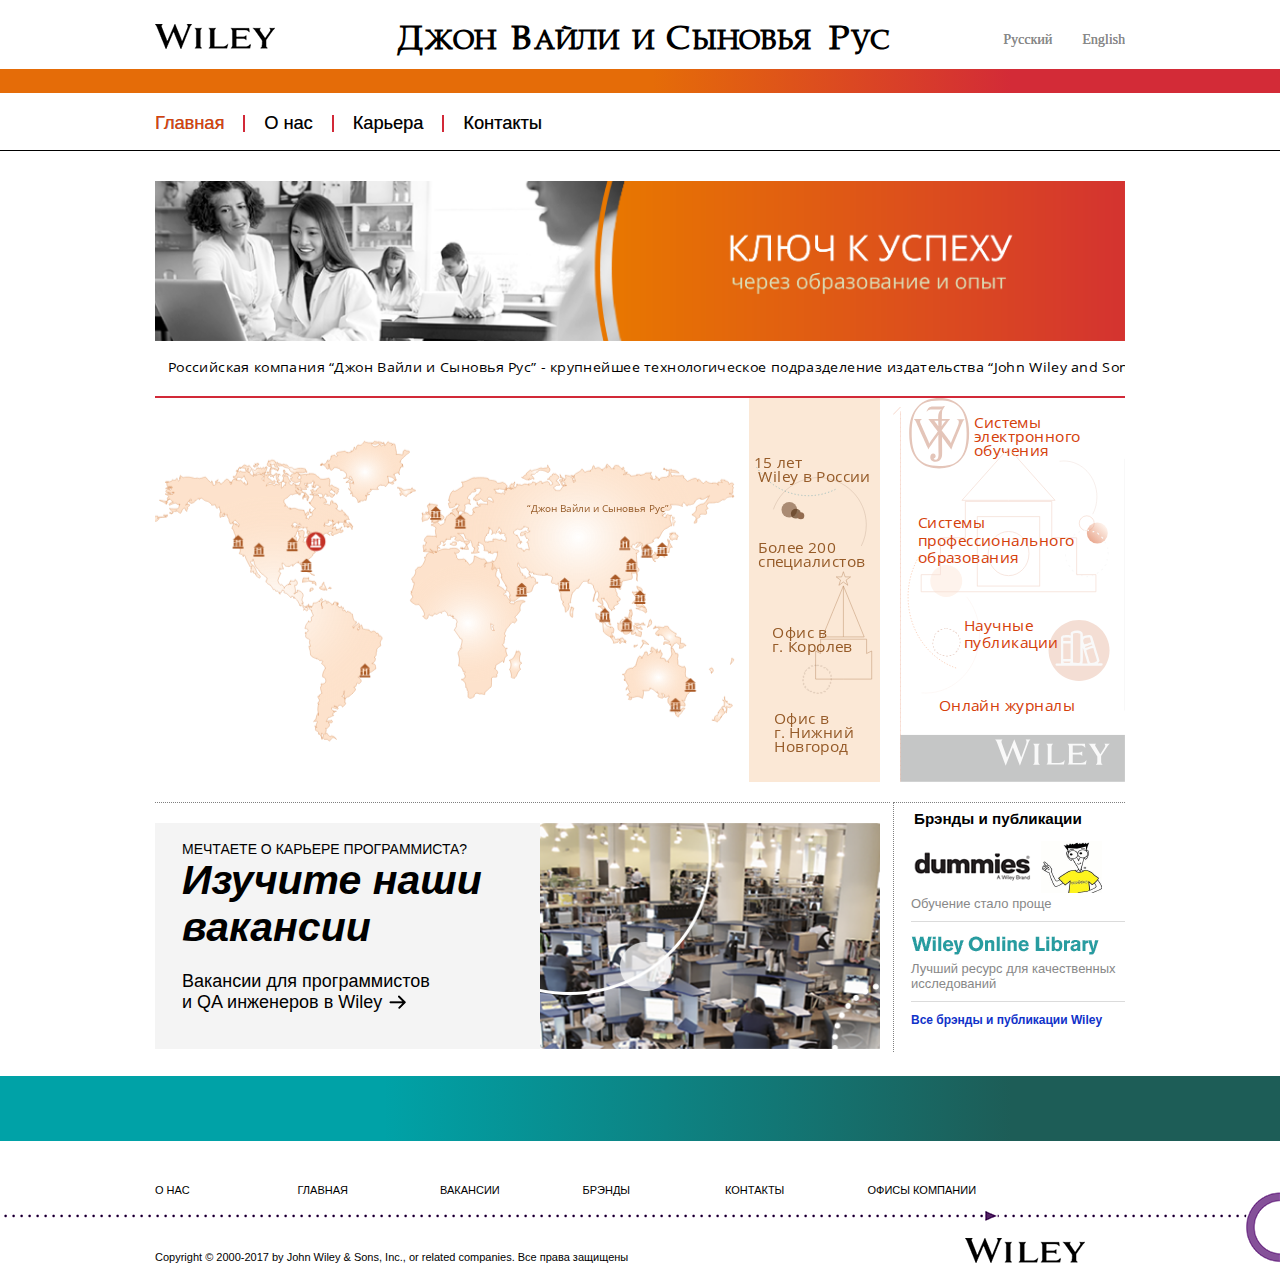
<file: main.html>
<!DOCTYPE html>
<html lang="en">
<head>
    <meta charset="UTF-8">
    <title>John Wiey and Sons Russia</title>
    <link rel="stylesheet" href="css/main.css">
    <link rel="shortcut icon" type="image/x-icon" href="./img/favicon.ico">
    <script src="./js/jquery-3.1.1.js"></script>
    <script src="./js/jquery.cycle.all.js"></script>
    </head>


<body  id="homepage">



    <div id="page">


        <div id="topnav">


            <div class="gradient-bar">

            </div>

              <div class="topnav-inner-wrap">

                <div id="topnav-header">
                    <div id="wordmark">
                        <a href="http://eu.wiley.com/">
                            <img src="img/wiley-wordmark.png" alt="Wiley" height="25px" width="120px">
                        </a>
                    </div>

                    <div id="rusname">

                        <object id="JohnWileyLabel"  data ="./img/John.svg"   type="image/svg+xml">

                        </object>
                    </div>


                    <ul class="topnav-languages">


                        <li class="topnav-links__lang"><a href="" class="topnav-links">Русский</a></li>
                        <li class="topnav-links__lang"><a href="" class="topnav-links">English</a></li>

                    </ul>
                </div>
                <div id="links-site">
                    <ul>
                        <li><a href="" style="color:#D5410B">Главная</a></li>
                        <li><a href="./about_wiley.html">О нас</a></li>
                        <li><a href="./Career.html">Карьера</a></li>
                        <li><a href="./Contacts.html">Контакты</a></li>

                    </ul>


                </div>
              </div>

        </div>



    <div id="slideshow-home">


        <div class="placement" style="margin-bottom:0px;">

            <style type="text/css">
            #slideshow-home {
                position: relative;
                width: 970px;
                height: 160px;
                margin: 0 auto 0px;
            }

            #slideshow-home #slideshow { position: relative; z-index: 3000; }
            #slideshow-home #slideshow ul { list-style-type: none; }
            #slideshow-home #slideshow ul li { position: absolute; margin: 0; padding: 0;  }

            #slideshow-home #slideshow #featured-slides {
                width: 970px;
                height: 160px !important;
                margin: 0;
                padding: 0;
            }
            #slideshow-home #slideshow #slide-controls {
                width: 970px;
                height: 28px;
                position: absolute;
                margin: 0;
                left: 0px;
                bottom: 0px;
                z-index: 1000;
                color: #707070;
                background-color: #dadada;
            }
            #slideshow-home #slideshow #slide-controls a, #slideshow-home #slideshow #slide-controls a:visited {
                font-size: 12px;
                font-weight: bold;
                line-height: 28px;
                text-decoration: none;
                display: block;
                float: left;
                height: 28px;
                width: 322px;
                border-right: 1px solid #ffffff;
                text-align: center;
                color: #555555;
            }
            #slideshow-home #slideshow #slide-controls .last { width: 324px; border: none; }
            #slideshow-home #slideshow #slide-controls .activeSlide { color: #ffffff !important; background-color: #e56c08; }
            #slideshow-home #slideshow #featured-slides .featured-slide {
                font-family: "Lato", sans-serif;
                height: 139px !important;
                position: relative;
                width: 970px !important;
                background: none !important;
            }

            .slide-contents {
                width: 970px;
                height: 148px !important;
                padding: 40px 0 0 0;
                position: absolute;
                top: 0px;
            }

            #slideshow-home .slide-caption a, #slideshow-home .slide-caption a:visited {
                position: absolute;
                width: 300px;
                bottom: 0;
                left: 0;
                width: 292px;
                font-size: small;
                font-weight: bold;
                text-align: center;
                text-decoration: none;
                color: #ffffff;
                padding: 10px 4px;
            }

            #slideshow-home .featured-slide h2 {
                display: inline-block;
                color: #ffffff;
                font-size: 30px;
                font-weight: bold;
                margin: 0 0 0 50px;
                padding: 0;
                text-shadow: #355472 1px 1px 3px;
            }

            #slideshow-home .featured-slide h3 {
                display: inline-block;
                float: left;
                color: #ffcc33;
                font-size: 26px;
                font-weight: normal;
                margin: 0;
                margin: 0 0 0 50px;
                /*margin: 2px 0 0 10px; revert to this if links come back*/
                padding: 0;
                text-shadow: #355472 1px 1px 3px;
            }

            #slideshow-home .featured-slide div a {
                color: #FFBB22;
                display: inline-block;
                float: left;
                font-size: 15px;
                font-weight: bold;
                margin: 15px 0 0 60px;
            }

            .selected-slide {
                width: 8px;
                height: 5px;
                background-image: url('http://media.wiley.com/assets/7078/36/selected-arrow.png');
                background-repeat: no-repeat;
                position: absolute;
                bottom: 28px;
                left: 0;
            }
            </style>


        <script type="text/javascript">
            $(document).ready( function(){
                //$('#slideshow').append('<div id="slide-controls"></div>');

                $('#featured-slides').cycle({
                    fx: 'fade',
                    speed: 1000,
                    timeout: 7000,
                    delay: 1000
                    //pager: '#slide-controls'
                });

                $('#slide-controls a:last').addClass('last');
                $('#slide-controls a:eq(0)').text('Enabling Success');
                $('#slide-controls a:eq(1)').text('Building a Better Future');
                $('#slide-controls a:eq(2)').text('Connecting People');
                $('#slideshow-home .slide-contents:eq(0)').css('background-image', 'url(http://media.wiley.com/assets/7078/33/homepage-rotating-1.png)');
                $('#slideshow-home .slide-contents:eq(1)').css('background-image', 'url(http://media.wiley.com/assets/7078/34/homepage-rotating-2.png)');
                $('#slideshow-home .slide-contents:eq(2)').css('background-image', 'url(http://media.wiley.com/assets/7078/35/homepage-rotating-3.png)');

                $('#slideshow-home .selected-slide:eq(0)').css('left', '161px');
                $('#slideshow-home .selected-slide:eq(1)').css('left', '483px');
                $('#slideshow-home .selected-slide:eq(2)').css('left', '805px');
            });

            $(window).load(function(){
                var control_adj = -($('#slide-controls').width() / 2);

                $('#slide-controls').css('margin-left', 0);
            });
        </script>

        <noscript>
            &lt;style type="text/css"&gt;
            /* #slideshow-home{display: none;} */

            #slideshow-home #slideshow #featured-slides .featured-slide {
            height: 30px !important;
            }
            #slideshow-home #slideshow #featured-slides {
            height: 160px !important;
            background-image: url('http://media.wiley.com/assets/7230/29/homepage-rotating-1-rev.png');
            }
            #slideshow-home .featured-slide h2 {
            display: block;
            margin: 0 0 0 25px;
            font-size: 18px;
            }
            #slideshow-home .featured-slide h3 {
            margin: 0 0 0 25px;
            float: none;
            font-size: 14px;
            }
            .slide-contents {
            padding: 10px 0 0;
            display: inline-block;
            height: auto;
            width: auto;
            }
            .selected-slide {
            background-image: none;
            }
            #slideshow &gt; ul li:nth-child(1) .slide-contents {
            margin-left: 100px;
            }
            #slideshow &gt; ul li:nth-child(2) .slide-contents {
            margin-left: 210px;
            }
            #slideshow &gt; ul li:nth-child(3) .slide-contents {
            margin-left: 320px;
            }
            &lt;/style&gt;
        </noscript>
    </div>


        <div class="placement" style="margin-bottom:0px;">
           <div id="slideshow">
              <ul id="featured-slides" style="position: relative;">


                <li class="featured-slide" style="position: absolute; top: 0px; left: 0px; display: none; z-index: 3; opacity: 0; width: 970px; height: 139px;">
                    <img src="img/key_to_succes_banner.png" width="970" height="160" border="0">
                </li>

                <li class="featured-slide" style="position: absolute; top: 0px; left: 0px; display: block; z-index: 4; opacity: 1; width: 970px; height: 139px;">
                    <img src="img/200years_banner.png" width="970" height="160" border="0">
                </li>

                <li class="featured-slide" style="position: absolute; top: 0px; left: 0px; display: none; z-index: 3; opacity: 0; width: 970px; height: 139px;">
                    <img src="img/15years_banner.png" width="970" height="160" border="0">
                </li>

              </ul>
           </div>


           <div class="clear"></div>

        </div>



    </div>

        <div id="toptext">
            <object id="toptextimg" data="./img/toptext.svg" type="image/svg+xml"></object>
        </div>
    <div id="content">

        <div id="central_content" style="margin-top: 0;">
            <div id="map">
                <object id="wiley_map"  data ="./img/Map.svg"   type="image/svg+xml">

                </object>
            </div>
            <div id="rightbanner" style="margin-bottom:15px;" >
                <object id="right_banner"  data ="./img/Right_banner.svg"   type="image/svg+xml">

                </object>
            </div>


        </div>
        <div id="homepage-features">
            <div class="placement" style="margin-bottom:0px;">




                <div id="homepage-news">


                </div>

            </div>
        </div>
        <div id="homepage-rightbar">


            <div class="placement" style="margin-bottom:15px;"><h3 class="homepage-heading">Брэнды и публикации</h3>

                <div id="homepage-brands">
                    <ul>
                        <li>
                            <a href="http://eu.wiley.com/WileyCDA/Brand/id-9.html"><img src="./img/dummies-logo-124x52.png" alt=""></a>
                            <div class="brand-desc">
                                <div class="brand-tagline">Обучение стало проще</div>
                            </div>
                        </li>
                        <li>
                            <a href="http://eu.wiley.com/WileyCDA/Brand/id-29.html"><img src="img/brand-wol.gif" width="190" height="26" alt="Wiley Online Library" border="0"></a>
                            <div class="brand-desc">
                                <div class="brand-tagline">Лучший ресурс для качественных исследований</div>
                            </div>
                        </li>


                        <li>
                            <a href="http://eu.wiley.com/WileyCDA/Section/id-302256.html" class="more">Все брэнды и публикации Wiley</a>
                        </li>
                    </ul>
                </div>
            </div>
        </div>

        <div class="homepage-bottom-banner">
            <div class="placement" style="margin-bottom:0px;">
                <div class="homepage-bottom-fb compact">
                    <h4>Мечтаете о карьере программиста?</h4>
                    <p>Изучите наши вакансии</p>
                    <a href="">Вакансии для программистов <br> и QA инженеров
                        в Wiley</a>
                </div>
                <img src="img/java-source-code.png" width="340px" height="226px">
            </div>
        </div>
    </div>
    <div class="left homepage-sign-up-container">


    </div>


    <!-- START FOOTER -->
    <div id="footer" class="footer-homepage">
        <div class="footer__inner-wrap">
            <div class="footer-links footer__col1">

                <ul>
                    <li><a href="./about_wiley.html">О нас </a></li>
                    <li><a href="./main.html">Главная</a></li>
                    <li><a href="">Вакансии</a></li>
                    <li><a href="http://eu.wiley.com/WileyCDA/Section/id-302256.html">Брэнды</a></li>
                    <li><a href="Contacts.html">Контакты</a></li>
                    <li><a href="">Офисы компании</a></li>
                </ul>
            </div>


            <div class="footer__copyright">
                <a href="http://eu.wiley.com/WileyCDA/Section/id-302283.html">Copyright © 2000-2017</a>
                by
                <a href="http://eu.wiley.com/">John Wiley &amp; Sons, Inc.</a>, or related companies.
                Все права защищены
            </div>

            <div class="footer__logo">

            </div>
        </div>
        <div class="footer__bg-image-side">

        </div>

    </div>

  <!-- END FOOTER -->
</div>
</body>
</html>
</file>
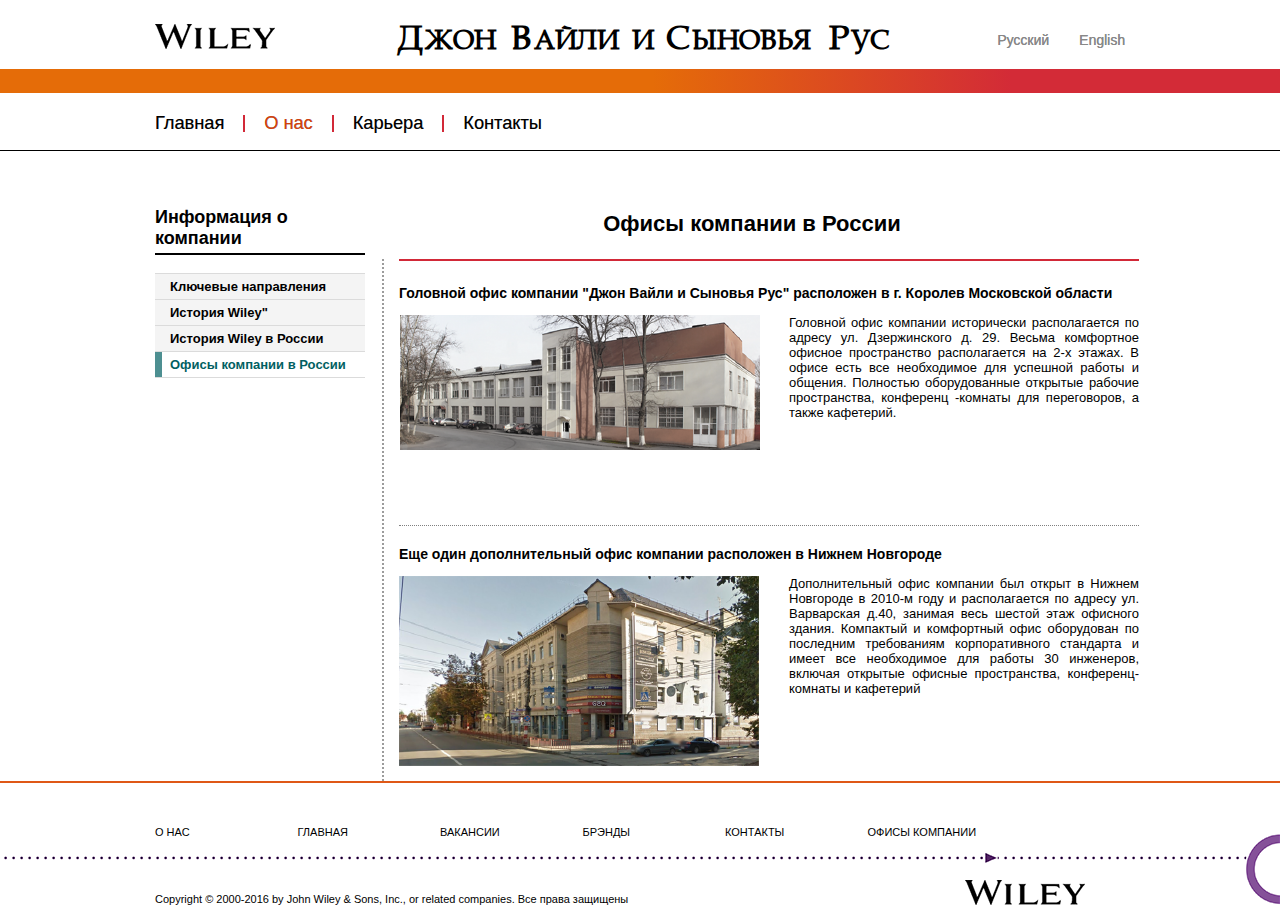
<file: Offices.html>
<!DOCTYPE html>
<html lang="en">
<head>


        <link href="./css/general.css" type="text/css" rel="stylesheet">

<!--        <link rel="stylesheet" type="text/css" href="./JQuery/jquery.svg.css">
        <script type="text/javascript" src="./JQuery/jquery.svg.js"></script>  -->
        <title>
            About Wiley Rus. Global Education
        </title>
    <META NAME="Description" CONTENT="Wiley, Джон Вайли и Сыновья, Вайли, on-line образование, Java Developers, Publishing,online education,для чайников, for dummies, professional development,global education,global research ">
    <META NAME="Keywords" CONTENT="Wiley,Вайли,Образование,Education,Java,Developers,Publishing,library,Research,cpa,cfa,cma">
    <META NAME="Robots" CONTENT="ALL">
    <META NAME="Revisit-After" CONTENT="1 Days">
    <META NAME="Author" CONTENT="John Wiley and Sons">
    <link rel="shortcut icon" type="image/ico" href="./img/favicon.ico">
    <script src="./js/modernizr.custom.js"></script>
    <script src="./js/jquery-3.1.1.js"></script>
    <meta charset="UTF-8">

</head>
<body>

<div  id="homepage">



    <div id="page">


        <div id="topnav">


            <div class="gradient-bar">

            </div>

            <div class="topnav-inner-wrap">

                <div id="topnav-header">
                    <div id="wordmark">
                        <a href="http://eu.wiley.com/">
                            <img src="img/wiley-wordmark.png" alt="Wiley" height="25px" width="120px">
                        </a>
                    </div>

                    <div id="rusname">

                        <object id="JohnWileyLabel"  data ="./img/John.svg"   type="image/svg+xml">

                        </object>
                    </div>


                    <ul class="topnav-languages">

                        <li class="topnav-links__lang"><a href="" class="topnav-links">Русский</a></li>
                        <li class="topnav-links__lang"><a href="" class="topnav-links">English</a></li>

                    </ul>
                </div>
                <div id="links-site">
                    <ul>
                        <li><a href="./index.html">Главная</a></li>
                        <li><a href="./about_wiley.html" style="color:#D5410B">О нас</a></li>
                        <li><a href="./Career.html">Карьера</a></li>
                        <li><a href="./Contacts.html">Контакты</a></li>

                    </ul>


                </div>
            </div>

        </div>




        <div id="content_HS">
            <div id="sidebar_HS">
                <div class="autonav">
                    <ul class="autonavLevel0">
                        <li class="activeParent autonavItem parent"><a href="./about_wiley.html">Информация о компании</a>
                            <ul class="autonavLevel1">
                                <li class="autonavItem"><a href="./about_wiley.html">Ключевые направления</a>

                                </li>


                                <li class=" autonavItem"><a href="./History.html">История Wiley"</a>

                                </li>
                                <li class="autonavItem"><a href="./HistoryRus.html">История Wiley в России</a>

                                </li>
                                <li class="active autonavItem"><span>Офисы компании в России</span>
                                </li>

                            </ul><!-- /autonavLevel1 -->
                        </li>
                    </ul><!-- /autonavLevel0 -->

               </div>
            </div>

            <div id = "central_content_header">
                <h3 style="margin-top: 30px;font-size:22px;font-weight:600";>Офисы компании в России</h3>
            </div>

            <div id="central_content_outside_HS">


                <div id="central_content_HS">

                    <div id="korolev_office_div" style="margin-bottom: 20px; border-bottom: dotted grey 1pt;">
                        <div id="offices_korolev_header">

                            <P style="font-size: 10.5pt; font-weight: bold;">Головной офис компании "Джон Вайли и Сыновья Рус" расположен в г. Королев Московской области</P>
                        </div>
                        <div id="korolev_office" style="height: 210px;">


                            <div id="korolev_office_build" style="float: left; width:361px; height: 140px;">
                              <img src="./img/office/korolev_building.png">
                            </div>
                            <div id="korolev_text" style="float: right; width:350px; height: 140px;">
                                <p style="margin: 0; text-align: justify;"> Головной офис компании исторически располагается
                                   по адресу ул. Дзержинского д. 29. Весьма комфортное офисное пространство располагается на 2-х этажах. В офисе есть все необходимое для успешной работы и общения. Полностью оборудованные открытые рабочие пространства, конференц -комнаты для переговоров, а также кафетерий. </p>
                            </div>


                        </div>

                  </div>
                    <div id="nn_office_div" style="height: 210px;">
                        <div id="offices_nn_header">

                            <P style="font-size: 10.5pt; font-weight: bold;">Еще один дополнительный офис компании расположен в Нижнем Новгороде</P>
                        </div>
                        <div id="nn_office">


                            <div id="nn_office_build" style="float: left; width:361px; height: 195px;">
                                <img src="./img/office/nn_building.png">
                            </div>
                            <div id="nn_text" style="float: right; width:350px; height: 195px;">
                                <p style="margin: 0; text-align: justify;">Дополнительный офис компании был открыт в Нижнем Новгороде в 2010-м году и располагается по адресу ул. Варварская д.40, занимая весь шестой этаж офисного здания. Компактый и комфортный офис оборудован по последним требованиям корпоративного стандарта и имеет все необходимое для работы 30 инженеров, включая открытые офисные пространства, конференц-комнаты и кафетерий </p>
                            </div>


                        </div>
                    </div>

                </div>

            </div>

        </div>
        <div class="clear" style="clear:both";>
        </div>

        <div class="homepage-sign-up-container_HS">


        </div>


        <!-- START FOOTER -->


        <div id="footer" class="footer-homepage">
            <div class="footer__inner-wrap">
                <div class="footer-links footer__col1">

                    <ul>
                        <li><a href="./about_wiley.html">О нас </a></li>
                        <li><a href="./index.html">Главная</a></li>
                        <li><a href="./Career.html">Вакансии</a></li>
                        <li><a href="http://eu.wiley.com/WileyCDA/Section/id-302256.html">Брэнды</a></li>
                        <li><a href="./Contacts.html">Контакты</a></li>
                        <li><a href="./Offices.html">Офисы компании</a></li>
                    </ul>
                </div>


                <div class="footer__copyright">
                    <a href="http://eu.wiley.com/WileyCDA/Section/id-302283.html">Copyright © 2000-2016</a>
                    by
                    <a href="http://eu.wiley.com/">John Wiley &amp; Sons, Inc.</a>, or related companies.
                    Все права защищены
                </div>

                <div class="footer__logo">

                </div>
            </div>
            <div class="footer__bg-image-side">

            </div>

        </div>

    </div>
  </div>

<script>


    //  function selectEvent(selevt)
    //  {
    //      var ArrayOfEventsPoly = ["Revenue18blnPoly","JohnWileyEpoch1826Poly","FirstRecognition1961Poly","GlobalMarket1895Poly","Revenue1mln1929Poly","Revenue6mln1950Poly",
    //          "OfficeLondon1960Poly","FirstRecognition1961Poly","Revenue100mln1980Poly","JohnWileySons1876Poly","FirstBookShop1814Poly","ScienceFocus1848Poly","Blossom193256Poly",
    //          "OfficeOAE201012Poly","Foundation1807Poly","OfficesJapan1970Poly","OfficesAustral196070Poly","WileyShares1962Poly","NewBusiness1982Poly"];
    //      var varstage = document.getElementById("stage1").getSVGDocument();
    //      var varWileyEventPoly = varstage.getElementById(ArrayOfEventsPoly[1]);
    //      $(varWileyEventPoly).onmouseover.css('opacity',1);

    //  }

    function transparentstage(evt){
        if (event != undefined)
        // Получаем объект SVG
        {
            var varstage = document.getElementById("stage1").getSVGDocument();
            // Получаем эелемент (тег) в SVG файле

            var ArrayOfEvents = ["Revenue18bln", "JohnWileyEpoch1826", "FirstRecognition1961", "GlobalMarket1895", "Revenue1mln1929", "Revenue6mln1950",
                "OfficeLondon1960", "FirstRecognition1961", "Revenue100mln1980", "JohnWileySons1876", "FirstBookShop1814", "ScienceFocus1848", "Blossom193256",
                "OfficeOAE201012", "Foundation1807", "OfficesJapan1970", "OfficesAustral196070", "WileyShares1962", "NewBusiness1982"];

            for (var i = 0; i < ArrayOfEvents.length; i++) {
                var varWileyEvent = varstage.getElementById(ArrayOfEvents[i]);

                if (evt == "mouseout")
                    $(varWileyEvent).css('opacity', 1);
            }
        }
        else
        {}


    }

    function selectevent()
    {
        var x=1;
    }

</script>





</body>
</html>
</file>
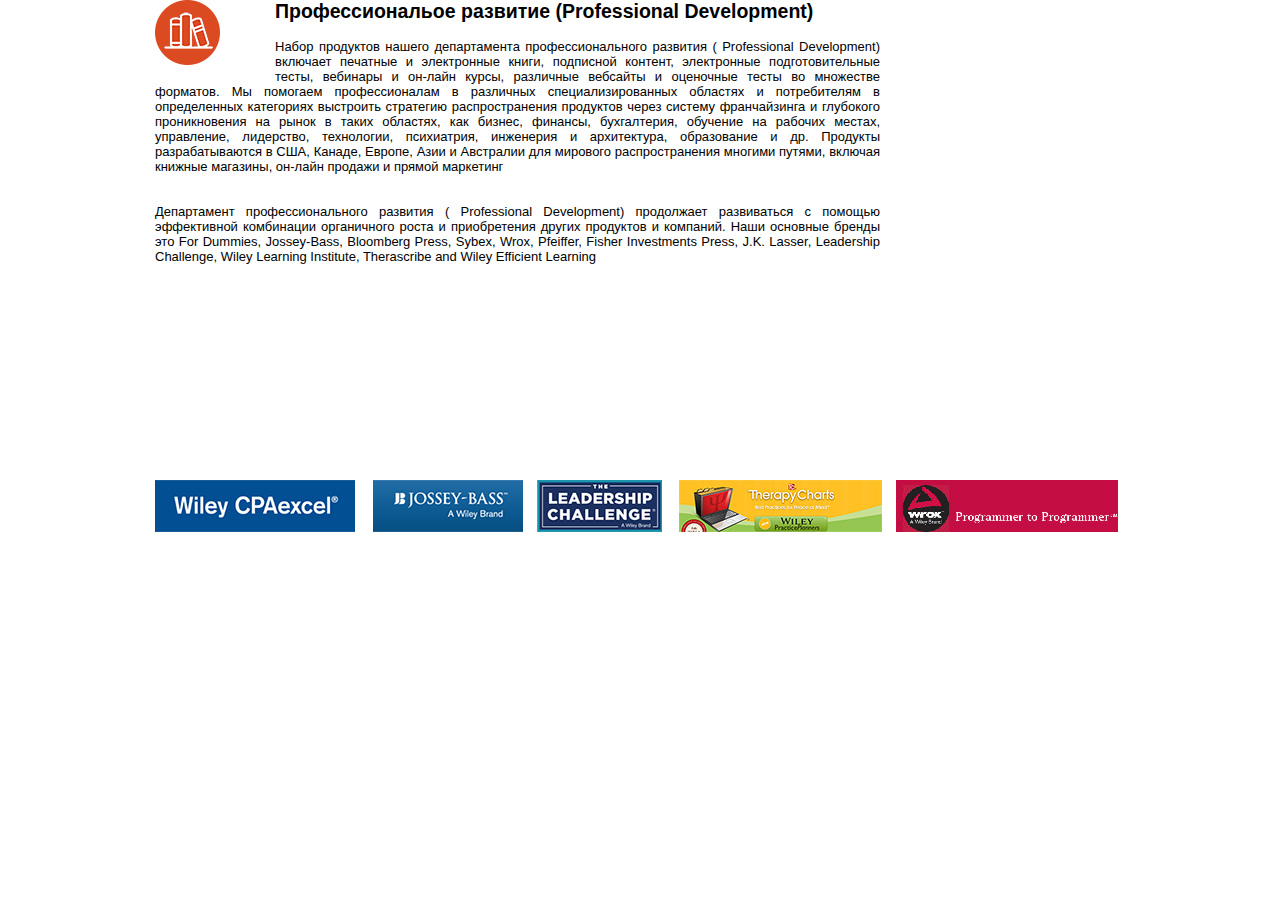
<file: PD.html>
<!DOCTYPE html>
<html lang="en">
<head>


        <link href="./css/general.css" type="text/css" rel="stylesheet">
        <link href="./css/PD.css" type="text/css" rel="stylesheet">
        <title>
            About Wiley Rus. Pfofessional Development
        </title>
    <META NAME="Description" CONTENT="Wiley, Джон Вайли и Сыновья, Вайли, on-line образование, Java Developers, Publishing,online education,для чайников, for dummies, professional development,global education,global research, Wiley Plus, CPA, CMA, CFA, Wuley Online Library ">
    <META NAME="Keywords" CONTENT="Wiley,Вайли,Образование,Education,Java,Developers,Publishing,library,Research,cpa,cfa,cma">
    <META NAME="Robots" CONTENT="ALL">
    <META NAME="Revisit-After" CONTENT="1 Days">
    <META NAME="Author" CONTENT="John Wiley and Sons">

    <link rel="shortcut icon" type="image/ico" href="./img/favicon.ico">
    <meta charset="UTF-8">

</head>
<body>

<div  id="homepage">



    <div id="page">






        <div id="content_PD">


            <div id="central_content_outside_PD">
                <div id="central_content_PD">

                    <div class="about_GR_header_pict">
                        <img src="img/about_professional_development.png">
                    </div>
                    <div class="about_GR_header">
                        <h2 style="margin-top: 0px">Профессиональое развитие (Professional Development)</h2>
                    </div>

                    <p class="global_research_pretext">Набор продуктов нашего  департамента профессионального развития ( Professional Development) включает печатные и электронные  книги, подписной контент, электронные подготовительные тесты, вебинары и он-лайн курсы, различные  вебсайты и оценочные тесты во множестве форматов. Мы помогаем профессионалам в различных специализированных областях и потребителям в определенных категориях выстроить стратегию  распространения продуктов через систему франчайзинга и глубокого проникновения на рынок в таких областях, как бизнес, финансы, бухгалтерия, обучение на рабочих местах, управление, лидерство, технологии, психиатрия, инженерия и архитектура, образование и др. Продукты разрабатываются в США, Канаде, Европе, Азии и Австралии для мирового распространения многими путями, включая книжные магазины, он-лайн продажи и прямой маркетинг
                    </p>
                    <p class="global_research_pretext">Департамент профессионального развития ( Professional Development) продолжает развиваться с помощью эффективной комбинации органичного роста и приобретения других продуктов и компаний. Наши основные бренды это For Dummies, Jossey-Bass, Bloomberg Press, Sybex, Wrox, Pfeiffer, Fisher Investments Press, J.K. Lasser, Leadership Challenge, Wiley Learning Institute, Therascribe and Wiley Efficient Learning
                    </p>

 <!--
     <div class="about_PD_header_pict">
                        <img src="img/about_professional_development.png">
                    </div>
                    <div class="about_PD_header">
                        <h2>Профессиональное развитие (Professional Development)</h2>
                    </div>

                    <p class="global_research_pretext">Our Professional Development products and services include print and digital books, subscription content, e-Learning test prep, webinars and online courseware, workflow applications, vertical websites, and online assessment tools in all formats.  We serve professionals in specialized markets and consumers in selected categories, a strategy that permits product franchising and deep market penetration in such areas as business, finance, accounting, workplace learning, management, leadership, technology, behavioral health, engineering/architecture, education, and general interest.... </p>

                    <div class="about_PD_header_pict">
                        <img src="img/about_education_circle.png">
                    </div>
                    <div class="about_PD_header">
                        <h2>Высшее образование (Global Education)</h2>
                    </div>

                    <p class="global_research_pretext">We publish textbooks and other educational materials in English, German, and Chinese (and translated into many other languages) in a variety of formats, both print and online, in the United States, Canada, Europe, Asia, and Australia. Our products are used globally by undergraduate and graduate students, educators, and lifelong learners. Wiley's higher education programs are targeted toward two-and four-year colleges and universities, for-profit career colleges, and advanced placement classes. </p>
-->
                </div>
            </div>


            <div class="clear" style="clear:both";>
            </div>
            


        </div>

        <div id="brands_PD">
            <img src="img/cpa.png"> <img style="margin-left: 14px"; src="img/Jossey_bass.png"><img style="margin-left: 14px"; src="img/LPI.png"> <img style="margin-left: 14px"; src="img/Therapy.png"><img style="margin-left: 14px"; src="img/wrox_logo.png">
        </div>



        <div class="left homepage-sign-up-container_PD">


        </div>



      </div>
</div>
</body>
</html>
</file>
<file: css/index.css>
a:link{color:#1032c9;text-decoration:none;}
a:visited{color:#2b89fe;text-decoration:none;}
a[href]:hover{color:#1032c9;text-decoration:underline;}
b.contrast{color:#1032c9;}
a.emph-link{font-size:14px;font-weight:normal;}

@font-face {
    font-family: 'BookAntiqua';
    src: url(../fonts/Book_Antiqua_Regular.ttf);
}

::-webkit-scrollbar {

    width: 0px;

}
.gradient-bar {
    background-color: #df5816;
    background-image: linear-gradient(90deg,#e56c08 51%,#d32b37 79%);
    -ms-filter: "progid:DXImageTransform.Microsoft.gradient(GradientType=1,startColorstr=#e56c08,endColorstr=#d32b37)";
    height: 24px;
    position: relative;
    top: 69px;}
body {font-family:"Open Sans",sans-serif;font-size:13px;margin:0;background-color:#fff;}
    #page{padding:0;background-color:#fff;width:auto;margin:0;position:relative;}
    /*#page_google{width:560px;margin:0 auto 0 auto;padding:0;background-color:#fff;border-left:0 solid #fff;border-right:0 solid #fff;}
     .google_preview_top{width:560px;height:25px;}
     .google_preview_top .google_preview_icon{float:left;width:70px;height:25px;}
     .google_preview_top .google_preview_control_text{float:right;width:490px;height:25px;position:relative;}
     .google_preview_control_text span{font-size:11px;color:#666;font-style:italic;position:absolute;bottom:6px;right:0;}
     .preview-pane{width:560px;height:580px;position:relative;}
     .pdf_viewer{margin:0;width:560px;height:540px;bottom:10px;position:absolute;border:1px solid #ccc;}
    */
       #page-bottom{display:none;}div.divider{border-top:2px solid #ccc;margin:20px 0 5px 0;}

       #topnav{
           border-bottom-width: 1px;
           border-bottom-style: solid;
           border-bottom-color: #000;
           position:relative;
           height: 150px;
           margin-bottom:30px;}
        .topnav-inner-wrap{width:970px;margin:0 auto;position:relative;}
        #topnav #wordmark{float:left;}
        #topnav #rusname {font-family:"Book Antiqua"; float:left; width: 508px; height: 33.39px; margin-left: 120px; margin-top: -1px;}
        #topnav-header{width:inherit;margin-top:0;margin-bottom:10px;overflow:hidden;float:right;}

        .topnav-languages{float:right;margin-top:0;font-size:14px;font-family: "Open Sans";}
        .topnav-languages li{list-style-type:none;float:left;position:relative;color:#666;padding-top:2px;}

       .topnav-links__lang{margin-left:30px;}
       .topnav-languages li a,
       .topnav-languages li a:hover{line-height:28px;color:#888;}
       .topnav-links,

      #links-site{clear:both;padding-top:15px;width:970px;height: 45px;overflow:hidden;margin-top:10px; text-shadow: 0.3px 0.3px 0.3px gray;}
      #links-site ul{list-style-type:none;margin:0;padding:0;float:left;clear:both;padding-top:22px;}
      #links-site ul li{float:left;font-family:"Open Sans",sans-serif;font-size:18.19px;margin:0;padding:0;font-weight:300;text-shadow: black;}
      #links-site ul li:first-child a{border-left:0;margin-left:0;padding-left:0;}
      #links-site ul li a{border-left:2px solid #d22938;line-height:17px;}
      #links-site ul li a,#links-site ul li a:visited{display:block;text-decoration:none;color:#000;padding-left:19px;margin-left:19px;border-left:2px solid #d22938;}
      #links-site ul li a:hover{text-decoration:underline;color:#d22938;}#links-site ul li:first-child a{padding-left:0;}

      #slideshow{position:relative;z-index:3000;}
      #slideshow-subject #slideshow ul{list-style-type:none;}
      #slideshow-subject #slideshow ul li{position:absolute;}
      #slideshow-subject #slideshow #featured-slides{width:720px;height:167px;margin:0;padding:0;background-color:#f3f3f3;}
      #slideshow-subject #slideshow #slide-controls{position:absolute;margin:0;right:2px;top:7px;z-index:1000;color:#000;}
      #slideshow-subject #slideshow #slide-controls a{font:bold 12px/20px Arial,Helvetica,sans-serif;text-decoration:none;margin-left:1px;padding:0;display:block;float:left;height:19px;width:19px;text-align:center;color:#555!important;border:1px solid transparent;-moz-border-radius:12px;-webkit-border-radius:12px;border-radius:12px;}
      #homepage #toptext {margin: auto; height:20px; position:relative; width:970px; margin-top: 20px; margin-bottom: 15px;}
      #homepage #content{padding:0;position:relative;width:970px;margin: auto; margin-bottom: 30px; margin-top: 0px; height: 650px; }
      #homepage #sidebar{margin-right:15px;border-right:2px dotted #9c9c9c; }
      #homepage #central_content {margin-right:0;border-right:2px #9c9c9c; border-top:2px solid #d22938;}
      #sidebar{float:left;margin:0;width:225px; height: 825px;}
      #sidebar_inside {margin:0;padding:0;width:220px; border-top: 2px solid #000000;}
      #central_content {float:left;margin-bottom:20px; width:970px; height: 384px; }
      #map {float: left;margin-bottom:20px ;width:725px; height: 384px;}
      #wiley_map {float:left;margin-bottom:0px ;width:725px; height: 384px;}
      #rightbanner{float:right;padding-left:0px;width:232px;border-left:0px ;}
      #sidebar-right{float:right;margin:0;padding:0;width:220px;}
      #JW_descript {font-family: "Open Sans", sans-serif; font-size: 14px; text-align: left;}
      .JW_areas{text-align: justify;}
      #JW_bullets {margin-left: 20px}
      .bullets { color: #e1541a; font-size: 150%; font-family: "Open Sans"; margin-left: 10px;}
      .JW_text{margin-bottom: 3px;margin-left: 10px;}
      .JW_subtext{margin-top: 3px; margin-left: 220px; font-style: italic;}
      #homepage-features{width:735px;float:left; border-top:1px dotted gray}
      #homepage-news{font-size:13px;color:#888; margin-top: 10px; }
      #homepage-news h4{margin:0 0 2px 0;font-size:19.75px;font-family:"Open Sans",sans-serif;font-weight:normal;}
      #homepage-news h4 a,#homepage-news h4 a:visited{color:#58595b;text-decoration:none;font-weight:600;}
      #homepage-news h4 a:hover{text-decoration:underline;}
      #homepage-news ul{list-style-type:none;margin:0;padding:0;}
      #homepage-news ul li{border-top:0;padding:24px 3px;}
      #homepage-news ul li:first-child{border-top:0;}
      #homepage-news ul .last{border-top:1px solid #dbdbdb!important;border-bottom:1px solid #dbdbdb!important;margin-bottom:25px;}
      #homepage-news ul li .homepage-news-image{float:left;width:90px;}
      #homepage-news ul li .homepage-news-content{width:345px;float:left;margin-left:13px;padding:5px 0;font-size:11.5px;}
      #homepage-news ul li .homepage-news-content-only{margin-bottom:10px;}
      #homepage-brands{font-size:13px;color:#888;}
      .homepage-heading{margin:0 0 0 3px;padding:0;color:#000;padding-bottom:4px;padding-top:7px;font-weight:600;}
      .homepage-heading--resources{border-bottom:2px solid #d22938;padding-top:0;}h2.browse-subs-home{color:#025f62;font-size:20px;margin:0;padding:0;}.hp-links{_margin-top:-5px;}
      #homepage-rightbar{float:right;padding-left:17px;width:214px;border-left:1px dotted gray; border-top: 1px dotted gray;}
      #homepage-brands{font-size:13px;color:#888;}
      #homepage-brands ul{list-style-type:none;margin:0;padding:0;}
      #homepage-brands ul li{border-top:1px solid #dbdbdb;padding:10px 0;}
      #homepage-brands ul li:first-child{border-top:0;}
      #homepage-brands a.more,#homepage-brands a.more:visited{font-family:"Open Sans",sans-serif;font-size:12px;font-weight:900;color:#1032c9;}

      .homepage-bottom-banner{float:left;clear:left;margin-top:10px;width:725px;}
      .homepage-sign-up-container{height: 65px; float:none;background-color:#00a2a7;background-image:linear-gradient(90deg,#00a2a7 30%,#1d5d57 79%);-ms-filter:"progid:DXImageTransform.Microsoft.gradient(GradientType=1,startColorstr=#00a2a7,endColorstr=#1d5d57)";}
      .homepage-bottom-fb{background-color:#f4f4f4;min-height:200px;padding:18px 35px 8px 27px;width:323px;float:left;}
      .homepage-bottom-fb.compact h4{color:#000;font-size:14px;font-weight:500;text-transform:uppercase;margin:0;}
      .homepage-bottom-fb.compact p{font-style:italic;font-weight:600;font-size:41px;margin-top:0;margin-bottom:20px;}.homepage-bottom-fb a,.homepage-bottom-fb a:visited{font-size:18px;font-weight:400;}
      .homepage-bottom-fb a,.homepage-bottom-fb a:hover{background:url("../img/banner-right-arrow.gif") no-repeat right center;white-space:normal;padding-right:24px;margin-top: 10px;color:#000;*display:inline;zoom:1;}.homepage-bottom-fb a:hover{text-decoration: none;}
      .feature-title-wrap .feature{overflow:hidden;padding:0;margin:0;}
      #footer{text-transform:uppercase;margin-top:20px;background:url('../img/wiley-footer-dots-transp.png')repeat-x;background-position:bottom;position:relative;min-width:980px;border-top:2px solid #d22938;padding-top:30px;text-decoration: none;}
      #footer h2{font-size:11px;font-weight:700;}
      #footer ul{padding-left:0;margin-right:13px;}
      #footer ul li{list-style-type:none;margin-bottom:10px;font-size:11px;}.topnav a,#footer a{color:#000;}
      .footer__inner-wrap{width:970px;margin:0 auto;padding:0 10px;overflow:hidden;position:relative;}
      .footer-links{float:left;}
      .footer-links ul{margin-left:0; text-decoration: none;}
      .footer__col1 ul{width:950px; text-decoration: none;}.footer__col1 li{width:15%;float:left;text-decoration: none;}
      .footer__copyright{clear:both;float:left;text-transform:none;font-size:11px; text-decoration: none;}
      .footer__copyright a{color:#000;}.footer__copyright,.footer__logo{margin-top:45px; text-decoration: none;}
      .footer__logo{background-image:url('../img/wiley-wordmark.png');width:120px;height:25px;margin-right:50px;position:absolute;right:0;bottom:0;}
      .footer__bg-image-side{background:url('../img/wiley-footer-semi-circle-transp.png') no-repeat;position:absolute;right:0;width:295px;height:90px;bottom:-18px;}
      #homepage #footer{border-top:0;margin-top:0;}
</file>
<file: css/general.css>
a:link{color:#1032c9;text-decoration:none;}
a:visited{color:#2b89fe;text-decoration:none;}
a[href]:hover{color:#1032c9;text-decoration:underline;}
b.contrast{color:#1032c9;}
a.emph-link{font-size:14px;font-weight:normal;}

::-webkit-scrollbar {

    width: 0px;

}

.gradient-bar {
    background-color: #df5816;
    background-image: linear-gradient(90deg,#e56c08 51%,#d32b37 79%);
    -ms-filter: "progid:DXImageTransform.Microsoft.gradient(GradientType=1,startColorstr=#e56c08,endColorstr=#d32b37)";
    height: 24px;
    position: relative;
    top: 69px;}
body {font-family:"Open Sans",sans-serif;font-size:13px;margin:0;background-color:#fff;}
#page{padding:0;background-color:#fff;width:auto;margin:0;position:relative;}
/*#page_google{width:560px;margin:0 auto 0 auto;padding:0;background-color:#fff;border-left:0 solid #fff;border-right:0 solid #fff;}
 .google_preview_top{width:560px;height:25px;}
 .google_preview_top .google_preview_icon{float:left;width:70px;height:25px;}
 .google_preview_top .google_preview_control_text{float:right;width:490px;height:25px;position:relative;}
 .google_preview_control_text span{font-size:11px;color:#666;font-style:italic;position:absolute;bottom:6px;right:0;}
 .preview-pane{width:560px;height:580px;position:relative;}
 .pdf_viewer{margin:0;width:560px;height:540px;bottom:10px;position:absolute;border:1px solid #ccc;}
*/
#page-bottom{display:none;}div.divider{border-top:2px solid #ccc;margin:20px 0 5px 0;}

#topnav{
    border-bottom-width: 1px;
    border-bottom-style: solid;
    border-bottom-color: #000;
    position:relative;
    height: 150px;
    margin-bottom:30px;}
.topnav-inner-wrap{width:970px;margin:0 auto;position:relative;}
#topnav #wordmark{float:left;}
#topnav #rusname {font-family:"Book Antiqua"; float:left; width: 508px; height: 33.39px; margin-left: 120px; margin-top: -1px;}
#topnav-header{width:inherit;margin-top:0;margin-bottom:10px;overflow:hidden;float:right;}

.topnav-languages{float:right;margin-top:0;font-size:14px;}
.topnav-languages li{list-style-type:none;float:left;position:relative;color:#666;padding-top:2px;}

.topnav-links__lang{margin-left:30px;}
.topnav-languages li a,
.topnav-languages li a:hover{line-height:28px;color:#888;}
.topnav-links,

#links-site{clear:both;padding-top:15px;width:970px;height: 45px; overflow:hidden;margin-top:10px; text-shadow: 0.25px 0.25px 0.25px gray;}
#links-site ul{list-style-type:none;margin:0;padding:0;float:left;clear:both;padding-top:22px;}
#links-site ul li{float:left;font-family:"Open Sans",sans-serif;font-size:18.19px;margin:0;padding:0;font-weight:300;}
#links-site ul li:first-child a{border-left:0;margin-left:0;padding-left:0;}
#links-site ul li a{border-left:2px solid #d22938;line-height:17px;}
#links-site ul li a,#links-site ul li a:visited{display:block;text-decoration:none;color:#000;padding-left:19px;margin-left:19px;border-left:2px solid #d22938;}
#links-site ul li a:hover{text-decoration:underline;color:#d22938;}#links-site ul li:first-child a{padding-left:0;}

#slideshow{position:relative;z-index:3000;}
#slideshow-subject #slideshow ul{list-style-type:none;}
#slideshow-subject #slideshow ul li{position:absolute;}
#slideshow-subject #slideshow #featured-slides{width:720px;height:167px;margin:0;padding:0;background-color:#f3f3f3;}
#slideshow-subject #slideshow #slide-controls{position:absolute;margin:0;right:2px;top:7px;z-index:1000;color:#000;}
#slideshow-subject #slideshow #slide-controls a{font:bold 12px/20px Arial,Helvetica,sans-serif;text-decoration:none;margin-left:1px;padding:0;display:block;float:left;height:19px;width:19px;text-align:center;color:#555!important;border:1px solid transparent;-moz-border-radius:12px;-webkit-border-radius:12px;border-radius:12px;}

#homepage #content{padding:0;position:relative;width:970px;margin:0px auto;}
#homepage #sidebar{margin-right:0px;border-right:0px}#sidebar{float:left;margin:0;width:227px;height:440px;}#sidebar-right{float:right;margin:0;padding:0;width:220px;}
#central_content_header {float:left;width:740px; height: 78px; text-align: center;}

#central_content_outside {margin-left: 0px; border-left: 2px dotted #9c9c9c;float:left; margin-top: 0px; margin-bottom:0px;  width:740px;}
#central_content {margin-left: 15px;float:left; margin-top: 0px; padding-top: 20px; margin-bottom:10px;  width:725px; border-top: 2px solid #d22938;}
#homepage #footer{border-top:0;margin-top:0;}
.about_GR_header {margin-top: 0px;}
.about_PD_header {margin-top: 40px;}
.about_GE_header {margin-top: 40px;}
.about_GR_header_pict {float:left;margin-bottom:0px ;width: 120px; height: 70px;}
.about_PD_header_pict {float:left;margin-bottom:0px ;width: 120px; height: 70px;}
.about_GE_header_pict {float:left; margin-bottom:0px ;width: 120px; height: 70px;}

.global_research_pretext{text-align: justify; margin-bottom: 30px;}

div.autonav{width:210px;margin-bottom:15px;color:#000;margin-top:26px;}div.autonav ul{list-style:none;margin:0;padding:0;}
div.autonav a,div.autonav span{color:#000;text-decoration:none;padding:5px 15px;display:block;}
div.autonav a:hover{color:inherit;}
div.autonav ul.autonavLevel0>li>*:first-child{font-size:18px;font-weight:600;padding:0 15px 4px 0;margin-bottom:18px;border-bottom:2px solid #000;color:#000;}
div.autonav ul.autonavLevel0>li>a,div.autonav ul.autonavLevel0>li>span{color:#025f62;}
div.autonav a:hover,div.autonav ul.autonavLevel2 a:hover{color:#1032c9;text-decoration:underline;}
div.autonav ul.autonavLevel1 li{border-top:1px solid #dbdbdb;background-color:#f4f4f4;}
div.autonav ul.autonavLevel1 li.autonavItem>span{color:#025f62;}
div.autonav ul.autonavLevel1 li.activeParent>a,div.autonav ul.autonavLevel1 li.active>span{border-left:solid #4d8f91;}
div.autonav ul.autonavLevel1 li.active.autonavItem>span{background-color:#fff;font-weight:bold;}div.autonav ul.autonavLevel1{border-bottom:1px solid #dbdbdb;}
div.autonav ul.autonavLevel1>li>*:first-child{font-size:13px;font-weight:bold;}
div.autonav ul.autonavLevel1>li.activeParent>a,div.autonav ul.autonavLevel1>li.active>span{border-left-width:7px;padding-left:8px;}
div.autonav ul.autonavLevel1 ul{border-left:7px solid #fff;}
div.autonav ul.autonavLevel2>li>*:first-child{font-size:12px;}
div.autonav ul.autonavLevel2 a{color:#555;border-left:solid #e7e7e7;}
div.autonav ul.autonavLevel2 li.activeParent>a,div.autonav ul.autonavLevel2 li.active>span{border-left-width:4px;}
div.autonav ul.autonavLevel2 a{border-left-width:4px;}div.autonav ul.autonavLevel2 ul{font-size:12px;}div.autonav ul.autonavLevel3 a,div.autonav ul.autonavLevel3 span{padding-left:20px;border-left-width:1px;}div.autonav ul.autonavLevel3 li.activeParent>a,div.autonav ul.autonavLevel3 li.active>span{border-left-width:1px;}
div.autonav ul.autonavLevel2 li.parent>span,div.autonav ul.autonavLevel2 li.parent>a{border-bottom:1px solid #dbdbdb;}div.autonav ul.autonavLevel2 li.parent>ul>li:first-child{border-top:none;}

.homepage-bottom-banner{float:left;clear:left;margin-top:10px;width:720px;}
.homepage-sign-up-container{height: 2px; float:none;background-color:#df5816;}
.homepage-bottom-fb{background-color:#f4f4f4;min-height:200px;padding:18px 16px 8px 21px;width:323px;float:left;}
.homepage-bottom-fb.compact h4{color:#000;font-size:14px;font-weight:500;text-transform:uppercase;margin:0;}
.homepage-bottom-fb.compact p{font-style:italic;font-weight:600;font-size:41px;margin-top:0;margin-bottom:20px;}.homepage-bottom-fb a,.homepage-bottom-fb a:visited{font-size:18px;font-weight:400;}
.homepage-bottom-fb a,.homepage-bottom-fb a:hover{background:url("../img/banner-right-arrow.gif") no-repeat right center;white-space:normal;padding-right:24px;margin-top: 10px;color:#000;*display:inline;zoom:1;}.homepage-bottom-fb a:hover{text-decoration: none;}
.feature-title-wrap .feature{overflow:hidden;padding:0;margin:0;}
#footer{text-transform:uppercase;margin-top:20px;background:url('../img/wiley-footer-dots-transp.png')repeat-x;background-position:bottom;position:relative;min-width:980px;border-top:2px solid #d22938;padding-top:30px;text-decoration: none;}
#footer h2{font-size:11px;font-weight:700;}
#footer ul{padding-left:0;margin-right:13px;}
#footer ul li{list-style-type:none;margin-bottom:10px;font-size:11px;}.topnav a,#footer a{color:#000;}
.footer__inner-wrap{width:970px;margin:0 auto;padding:0 10px;overflow:hidden;position:relative;}
.footer-links{float:left;}
.footer-links ul{margin-left:0; text-decoration: none;}
.footer__col1 ul{width:950px; text-decoration: none;}.footer__col1 li{width:15%;float:left;text-decoration: none;}
.footer__copyright{clear:both;float:left;text-transform:none;font-size:11px; text-decoration: none;}
.footer__copyright a{color:#000;}.footer__copyright,.footer__logo{margin-top:45px; text-decoration: none;}
.footer__logo{background-image:url('../img/wiley-wordmark.png');width:120px;height:25px;margin-right:50px;position:absolute;right:0;bottom:0;}
.footer__bg-image-side{background:url('../img/wiley-footer-semi-circle-transp.png') no-repeat;position:absolute;right:0;width:295px;height:90px;bottom:-18px;}
#homepage #footer{border-top:0;margin-top:0;}

.homepage-sign-up-container_HS{height: 2px; float:none;background-color:#df5816;width: 100%;}
#homepage #content_HS{padding:0;position:relative;width:970px;margin:0px auto;}
#central_content_outside_HS {margin-left: 0px; border-left: 2px dotted #9c9c9c;float:left; margin-top: 0px; margin-bottom:0px;  width:740px;}
#central_content_HS {margin-left: 15px;float:left; margin-top: 0px; padding-top: 10px; margin-bottom:10px;  width:740px;border-top: 2px solid #d22938;}
#central_content_HS_Rus {margin-left: 15px;float:left; margin-top: 0px; padding-top: 20px; margin-bottom:10px;  width:740px;border-top: 2px solid #d22938;}
#homepage #sidebar_HS{margin-right:0px;border-right:0px}#sidebar_HS{float:left;margin:0;width:227px;}#sidebar-right{float:right;margin:0;padding:0;width:220px;}
#homepage #brands_HS{padding:0;position:relative;width:970px;margin:30px auto; height: 80px; }

.about_HS_header_pict_HS{float:left; margin-bottom:0px ;width: 120px; height: 70px;}
</file>
<file: css/career_svg.css>
#career_object {
    background-color: #fff;
    width: 970px;
    height: 500px;
    margin: auto;
    -webkit-box-shadow: rgba(0, 0, 0, 0) 0px 0px 0px;
    -moz-box-shadow: rgba(0, 0, 0, 0) 0px 0px 0px;
    box-shadow: rgba(0, 0, 0, 0) 0px 0px 0px;
    animation: fade-in 1s ease-in-out;
}



@keyframes fade-in {
    0% {

        opacity: 0; }

    100% {
        opacity: 1;}}
</file>
<file: css/GE.css>
.homepage-sign-up-container_GR{height: 0px; float:none;background-color:#df5816;}
#homepage #content_GE{padding:0;position:relative;width:970px;margin:0px auto;}
#central_content_outside_GE {margin-left: 0px; border-left: 0px;float:left; margin-top: 0px; margin-bottom:0px;  width:740px;}
#central_content_GE {margin-left: 0px;float:left; margin-top: 0px; padding-top: 0px; margin-bottom:0px;  width:725px;border-top: 0px;}
#homepage #sidebar_GE{margin-right:0px;border-right:0px}#sidebar_GE{float:left;margin:0;width:227px;}#sidebar-right{float:right;margin:0;padding:0;width:220px;}
#homepage #brands_GE{padding:0;position:relative;width:970px;margin:30px auto; height: 80px; }
.homepage-sign-up-container_GE{height: 0px; float:none;}
.about_GE_header_pict_GE{float:left; margin-bottom:0px ;width: 120px; height: 70px;}
</file>
<file: css/GR.css>
#homepage #content_GR{padding:0;position:relative;width:970px;margin:0px auto; height: 450px; }
#central_content_outside_GR {margin-left: 0px; border-left: 0px;float:left; margin-top: 0px; margin-bottom:10px;  width:740px; height: 340px;}
#central_content_GR {margin-left: 0px;float:left; margin-top: 0px; padding-top: 0px; margin-bottom:10px;  width:725px; height: 340px;}
.homepage-sign-up-container_GR{height: 0px; float:none;}
</file>
<file: css/History_svg.css>
@font-face {
    font-family:'HelveticaNeueCyr-Black';
    src: url('../fonts/HelveticaNeueCyr-Black.otf');
    font-weight: normal;
    font-style: normal }

@font-face {
    font-family:'HelveticaNeueCyr-Bold';
    src: url('../fonts/HelveticaNeueCyr-Bold.otf');
    font-weight: normal;
    font-style: normal;}



#stage {

    background-color: #fff;
    width: 740px;
    height: 829px;
    margin: auto;
    -webkit-box-shadow: rgba(0, 0, 0, 0) 0px 0px 0px;
    -moz-box-shadow: rgba(0, 0, 0, 0) 0px 0px 0px;
    box-shadow: rgba(0, 0, 0, 0) 0px 0px 0px;

}

#stage1 {
    background-color: #fff;
    width: 740px;
    height: 829px;
    margin: auto;
    -webkit-box-shadow: rgba(0, 0, 0, 0) 0px 0px 0px;
    -moz-box-shadow: rgba(0, 0, 0, 0) 0px 0px 0px;
    box-shadow: rgba(0, 0, 0, 0) 0px 0px 0px;
    animation: fade-in 1s ease-in-out;
}



@keyframes fade-in {
    0% {

        opacity: 0; }

    100% {
        opacity: 1;}}

#Revenue18bln:hover
{opacity: 1}
</file>
<file: css/History_Rus_svg.css>
@font-face {
    font-family:'HelveticaNeueCyr-Black';
    src: url('../fonts/HelveticaNeueCyr-Black.otf');
    font-weight: normal;
    font-style: normal }

@font-face {
    font-family:'HelveticaNeueCyr-Bold';
    src: url('../fonts/HelveticaNeueCyr-Bold.otf');
    font-weight: normal;
    font-style: normal;}



#stage {

    background-color: #fff;
    width: 740px;
    height: 829px;
    margin: auto;
    -webkit-box-shadow: rgba(0, 0, 0, 0) 0px 0px 0px;
    -moz-box-shadow: rgba(0, 0, 0, 0) 0px 0px 0px;
    box-shadow: rgba(0, 0, 0, 0) 0px 0px 0px;

}

#history_rus {
    background-color: #fff;
    width: 740px;
    height: 829px;
    margin: auto;
    -webkit-box-shadow: rgba(0, 0, 0, 0) 0px 0px 0px;
    -moz-box-shadow: rgba(0, 0, 0, 0) 0px 0px 0px;
    box-shadow: rgba(0, 0, 0, 0) 0px 0px 0px;
    animation: fade-in 1s ease-in-out;
}



@keyframes fade-in {
    0% {

        opacity: 0; }

    100% {
        opacity: 1;}}

#Revenue18bln:hover
{opacity: 1}
</file>
<file: css/main.css>
a:link{color:#1032c9;text-decoration:none;}
a:visited{color:#2b89fe;text-decoration:none;}
a[href]:hover{color:#1032c9;text-decoration:underline;}
b.contrast{color:#1032c9;}
a.emph-link{font-size:14px;font-weight:normal;}

@font-face {
    font-family: 'BookAntiqua';
    src: url(../fonts/Book_Antiqua_Regular.ttf);
}

::-webkit-scrollbar {

    width: 0px;

}
.gradient-bar {
    background-color: #df5816;
    background-image: linear-gradient(90deg,#e56c08 51%,#d32b37 79%);
    -ms-filter: "progid:DXImageTransform.Microsoft.gradient(GradientType=1,startColorstr=#e56c08,endColorstr=#d32b37)";
    height: 24px;
    position: relative;
    top: 69px;}
body {font-family:"Open Sans",sans-serif;font-size:13px;margin:0;background-color:#fff;}
    #page{padding:0;background-color:#fff;width:auto;margin:0;position:relative;}
    /*#page_google{width:560px;margin:0 auto 0 auto;padding:0;background-color:#fff;border-left:0 solid #fff;border-right:0 solid #fff;}
     .google_preview_top{width:560px;height:25px;}
     .google_preview_top .google_preview_icon{float:left;width:70px;height:25px;}
     .google_preview_top .google_preview_control_text{float:right;width:490px;height:25px;position:relative;}
     .google_preview_control_text span{font-size:11px;color:#666;font-style:italic;position:absolute;bottom:6px;right:0;}
     .preview-pane{width:560px;height:580px;position:relative;}
     .pdf_viewer{margin:0;width:560px;height:540px;bottom:10px;position:absolute;border:1px solid #ccc;}
    */
       #page-bottom{display:none;}div.divider{border-top:2px solid #ccc;margin:20px 0 5px 0;}

       #topnav{
           border-bottom-width: 1px;
           border-bottom-style: solid;
           border-bottom-color: #000;
           position:relative;
           height: 150px;
           margin-bottom:30px;}
        .topnav-inner-wrap{width:970px;margin:0 auto;position:relative;}
        #topnav #wordmark{float:left;}
        #topnav #rusname {font-family:"Book Antiqua"; float:left; width: 508px; height: 33.39px; margin-left: 120px; margin-top: -1px;}
        #topnav-header{width:inherit;margin-top:0;margin-bottom:10px;overflow:hidden;float:right;}

        .topnav-languages{float:right;margin-top:0;font-size:14px;font-family: "Open Sans";}
        .topnav-languages li{list-style-type:none;float:left;position:relative;color:#666;padding-top:2px;}

       .topnav-links__lang{margin-left:30px;}
       .topnav-languages li a,
       .topnav-languages li a:hover{line-height:28px;color:#888;}
       .topnav-links,

      #links-site{clear:both;padding-top:15px;width:970px;height: 45px;overflow:hidden;margin-top:10px; text-shadow: 0.3px 0.3px 0.3px gray;}
      #links-site ul{list-style-type:none;margin:0;padding:0;float:left;clear:both;padding-top:22px;}
      #links-site ul li{float:left;font-family:"Open Sans",sans-serif;font-size:18.19px;margin:0;padding:0;font-weight:300;text-shadow: black;}
      #links-site ul li:first-child a{border-left:0;margin-left:0;padding-left:0;}
      #links-site ul li a{border-left:2px solid #d22938;line-height:17px;}
      #links-site ul li a,#links-site ul li a:visited{display:block;text-decoration:none;color:#000;padding-left:19px;margin-left:19px;border-left:2px solid #d22938;}
      #links-site ul li a:hover{text-decoration:underline;color:#d22938;}#links-site ul li:first-child a{padding-left:0;}

      #slideshow{position:relative;z-index:3000;}
      #slideshow-subject #slideshow ul{list-style-type:none;}
      #slideshow-subject #slideshow ul li{position:absolute;}
      #slideshow-subject #slideshow #featured-slides{width:720px;height:167px;margin:0;padding:0;background-color:#f3f3f3;}
      #slideshow-subject #slideshow #slide-controls{position:absolute;margin:0;right:2px;top:7px;z-index:1000;color:#000;}
      #slideshow-subject #slideshow #slide-controls a{font:bold 12px/20px Arial,Helvetica,sans-serif;text-decoration:none;margin-left:1px;padding:0;display:block;float:left;height:19px;width:19px;text-align:center;color:#555!important;border:1px solid transparent;-moz-border-radius:12px;-webkit-border-radius:12px;border-radius:12px;}
      #homepage #toptext {margin: auto; height:20px; position:relative; width:970px; margin-top: 20px; margin-bottom: 15px;}
      #homepage #content{padding:0;position:relative;width:970px;margin: auto; margin-bottom: 30px; margin-top: 0px; height: 650px; }
      #homepage #sidebar{margin-right:15px;border-right:2px dotted #9c9c9c; }
      #homepage #central_content {margin-right:0;border-right:2px #9c9c9c; border-top:2px solid #d22938;}
      #sidebar{float:left;margin:0;width:225px; height: 825px;}
      #sidebar_inside {margin:0;padding:0;width:220px; border-top: 2px solid #000000;}
      #central_content {float:left;margin-bottom:20px; width:970px; height: 384px; }
      #map {float: left;margin-bottom:20px ;width:725px; height: 384px;}
      #wiley_map {float:left;margin-bottom:0px ;width:725px; height: 384px;}
      #rightbanner{float:right;padding-left:0px;width:232px;border-left:0px ;}
      #sidebar-right{float:right;margin:0;padding:0;width:220px;}
      #JW_descript {font-family: "Open Sans", sans-serif; font-size: 14px; text-align: left;}
      .JW_areas{text-align: justify;}
      #JW_bullets {margin-left: 20px}
      .bullets { color: #e1541a; font-size: 150%; font-family: "Open Sans"; margin-left: 10px;}
      .JW_text{margin-bottom: 3px;margin-left: 10px;}
      .JW_subtext{margin-top: 3px; margin-left: 220px; font-style: italic;}
      #homepage-features{width:735px;float:left; border-top:1px dotted gray}
      #homepage-news{font-size:13px;color:#888; margin-top: 10px; }
      #homepage-news h4{margin:0 0 2px 0;font-size:19.75px;font-family:"Open Sans",sans-serif;font-weight:normal;}
      #homepage-news h4 a,#homepage-news h4 a:visited{color:#58595b;text-decoration:none;font-weight:600;}
      #homepage-news h4 a:hover{text-decoration:underline;}
      #homepage-news ul{list-style-type:none;margin:0;padding:0;}
      #homepage-news ul li{border-top:0;padding:24px 3px;}
      #homepage-news ul li:first-child{border-top:0;}
      #homepage-news ul .last{border-top:1px solid #dbdbdb!important;border-bottom:1px solid #dbdbdb!important;margin-bottom:25px;}
      #homepage-news ul li .homepage-news-image{float:left;width:90px;}
      #homepage-news ul li .homepage-news-content{width:345px;float:left;margin-left:13px;padding:5px 0;font-size:11.5px;}
      #homepage-news ul li .homepage-news-content-only{margin-bottom:10px;}
      #homepage-brands{font-size:13px;color:#888;}
      .homepage-heading{margin:0 0 0 3px;padding:0;color:#000;padding-bottom:4px;padding-top:7px;font-weight:600;}
      .homepage-heading--resources{border-bottom:2px solid #d22938;padding-top:0;}h2.browse-subs-home{color:#025f62;font-size:20px;margin:0;padding:0;}.hp-links{_margin-top:-5px;}
      #homepage-rightbar{float:right;padding-left:17px;width:214px;border-left:1px dotted gray; border-top: 1px dotted gray;}
      #homepage-brands{font-size:13px;color:#888;}
      #homepage-brands ul{list-style-type:none;margin:0;padding:0;}
      #homepage-brands ul li{border-top:1px solid #dbdbdb;padding:10px 0;}
      #homepage-brands ul li:first-child{border-top:0;}
      #homepage-brands a.more,#homepage-brands a.more:visited{font-family:"Open Sans",sans-serif;font-size:12px;font-weight:900;color:#1032c9;}

      .homepage-bottom-banner{float:left;clear:left;margin-top:10px;width:725px;}
      .homepage-sign-up-container{height: 65px; float:none;background-color:#00a2a7;background-image:linear-gradient(90deg,#00a2a7 30%,#1d5d57 79%);-ms-filter:"progid:DXImageTransform.Microsoft.gradient(GradientType=1,startColorstr=#00a2a7,endColorstr=#1d5d57)";}
      .homepage-bottom-fb{background-color:#f4f4f4;min-height:200px;padding:18px 35px 8px 27px;width:323px;float:left;}
      .homepage-bottom-fb.compact h4{color:#000;font-size:14px;font-weight:500;text-transform:uppercase;margin:0;}
      .homepage-bottom-fb.compact p{font-style:italic;font-weight:600;font-size:41px;margin-top:0;margin-bottom:20px;}.homepage-bottom-fb a,.homepage-bottom-fb a:visited{font-size:18px;font-weight:400;}
      .homepage-bottom-fb a,.homepage-bottom-fb a:hover{background:url("../img/banner-right-arrow.gif") no-repeat right center;white-space:normal;padding-right:24px;margin-top: 10px;color:#000;*display:inline;zoom:1;}.homepage-bottom-fb a:hover{text-decoration: none;}
      .feature-title-wrap .feature{overflow:hidden;padding:0;margin:0;}
      #footer{text-transform:uppercase;margin-top:20px;background:url('../img/wiley-footer-dots-transp.png')repeat-x;background-position:bottom;position:relative;min-width:980px;border-top:2px solid #d22938;padding-top:30px;text-decoration: none;}
      #footer h2{font-size:11px;font-weight:700;}
      #footer ul{padding-left:0;margin-right:13px;}
      #footer ul li{list-style-type:none;margin-bottom:10px;font-size:11px;}.topnav a,#footer a{color:#000;}
      .footer__inner-wrap{width:970px;margin:0 auto;padding:0 10px;overflow:hidden;position:relative;}
      .footer-links{float:left;}
      .footer-links ul{margin-left:0; text-decoration: none;}
      .footer__col1 ul{width:950px; text-decoration: none;}.footer__col1 li{width:15%;float:left;text-decoration: none;}
      .footer__copyright{clear:both;float:left;text-transform:none;font-size:11px; text-decoration: none;}
      .footer__copyright a{color:#000;}.footer__copyright,.footer__logo{margin-top:45px; text-decoration: none;}
      .footer__logo{background-image:url('../img/wiley-wordmark.png');width:120px;height:25px;margin-right:50px;position:absolute;right:0;bottom:0;}
      .footer__bg-image-side{background:url('../img/wiley-footer-semi-circle-transp.png') no-repeat;position:absolute;right:0;width:295px;height:90px;bottom:-18px;}
      #homepage #footer{border-top:0;margin-top:0;}
</file>
<file: css/PD.css>
#homepage #content_PD{padding:0;position:relative;width:970px;margin:0px auto; height: 450px; }
#central_content_outside_PD {margin-left: 0px; border-left: 0px;float:left; margin-top: 0px; margin-bottom:10px;  width:740px; height: 340px;}
#central_content_PD {margin-left: 0px;float:left; margin-top: 0px; padding-top: 0px; margin-bottom:10px;  width:725px; height: 340px;}
#homepage #sidebar_PD{margin-right:0px;border-right:0px}#sidebar_PD{float:left;margin:0;width:227px;height:420px;}#sidebar-right{float:right;margin:0;padding:0;width:220px;}
#homepage #brands_PD{padding:0;position:relative;width:970px;margin:30px auto; height: 80px; }
.homepage-sign-up-container_PD{height: 0px; float:none;}
</file>
